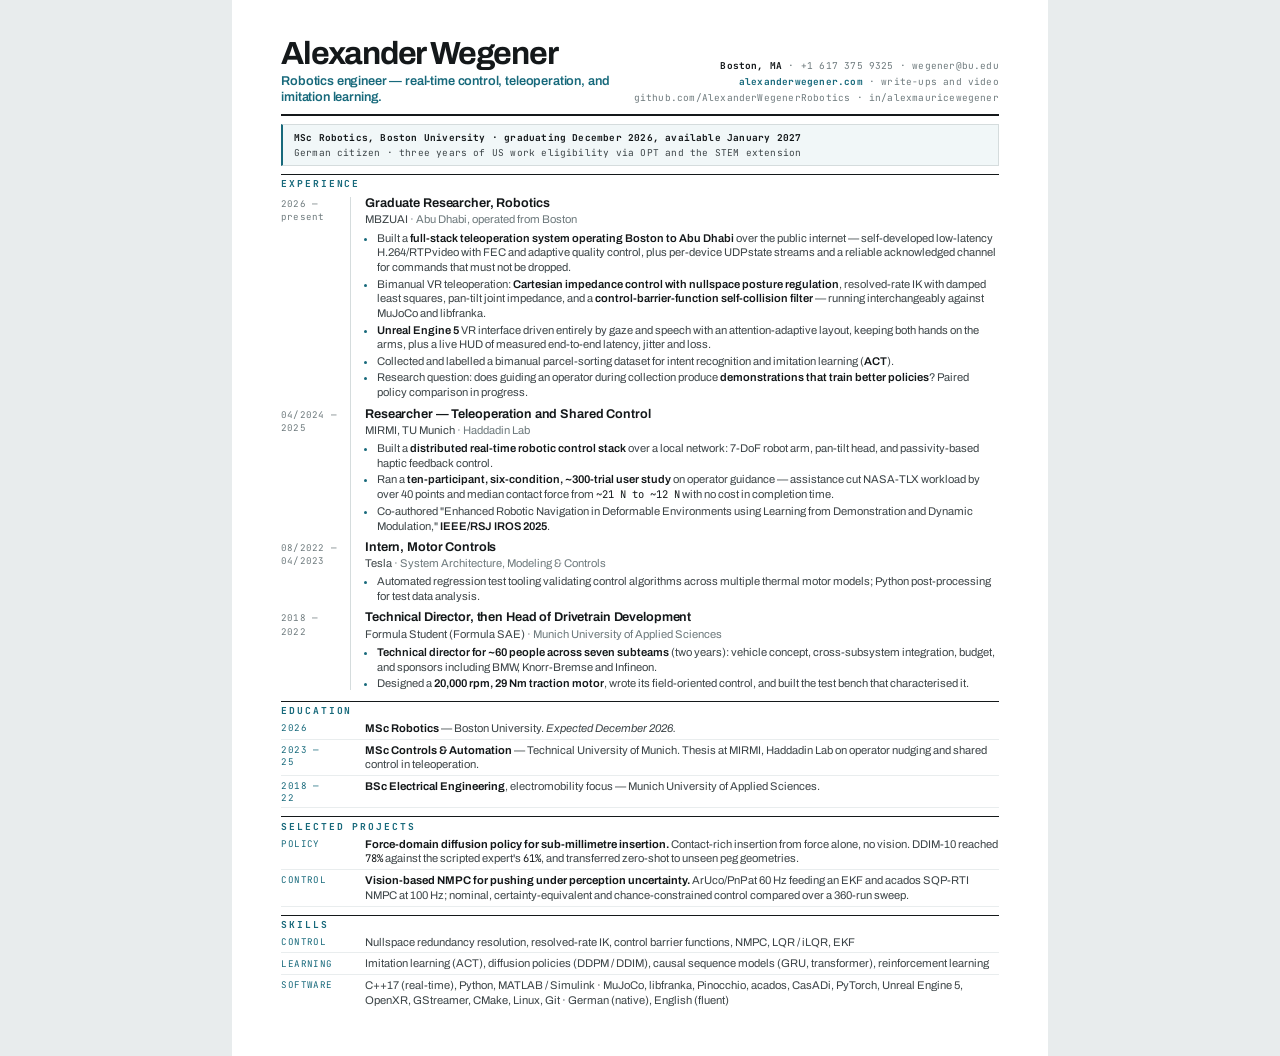
<file: cv.html>
<!DOCTYPE html>
<html lang="en">
<head>
<meta charset="utf-8">
<meta name="viewport" content="width=device-width, initial-scale=1">
<title>Alexander Wegener — Curriculum vitae</title>
<meta name="description" content="Robotics engineer. Real-time control, teleoperation and robot learning. MSc Robotics, Boston University; MSc TU Munich.">
<link rel="preconnect" href="https://fonts.googleapis.com">
<link rel="preconnect" href="https://fonts.gstatic.com" crossorigin>
<link href="https://fonts.googleapis.com/css2?family=Archivo:wght@400;500;600;700&family=JetBrains+Mono:wght@400;500;700&display=swap" rel="stylesheet">
<style>
/* ============================================================
   CV — one page, US Letter.
   PRINT: Cmd/Ctrl-P → Save as PDF → Paper: Letter →
          Margins: None → Headers and footers: OFF →
          Background graphics: ON → save to assets/cv.pdf
   The @page rule supplies the margins. If you leave the dialog on
   "Default" they get added twice and it spills to a second page.
   ============================================================ */
:root{
  --ink:#14181A; --body:#3D4548; --mute:#6E7A7D; --faint:#A6AFB1;
  --rule:#D5DCDD; --rule-2:#E9EDEE; --accent:#17697B; --tint:#F1F7F8;
  --display:"Archivo","Helvetica Neue",Arial,sans-serif;
  --data:"JetBrains Mono",ui-monospace,Menlo,monospace;
}
*,*::before,*::after{ box-sizing:border-box }
body{
  margin:0; background:#E8ECED; color:var(--body);
  font-family:var(--display); font-size:9pt; line-height:1.34;
  -webkit-font-smoothing:antialiased;
}
.sheet{
  width:215.9mm; min-height:279.4mm; margin:0 auto; background:#fff;
  padding:10mm 13mm;
}
a{ color:inherit; text-decoration:none }

/* ---------- header: name left, contact right ---------- */
.head{
  display:grid; grid-template-columns:1fr auto; gap:18pt; align-items:end;
  padding-bottom:6pt; border-bottom:2pt solid var(--ink);
}
.name{
  font-size:24pt; font-weight:700; line-height:.98; letter-spacing:-.038em;
  color:var(--ink); margin:0 0 4pt;
}
.role{
  font-size:9.6pt; font-weight:600; line-height:1.25; letter-spacing:-.012em;
  color:var(--accent); margin:0; max-width:52ch;
}
.contact{
  font-family:var(--data); font-size:7.1pt; line-height:1.72;
  letter-spacing:.02em; color:var(--mute); text-align:right; white-space:nowrap;
}
.contact b{ color:var(--ink); font-weight:700 }
.contact .site{ color:var(--accent); font-weight:700 }

/* ---------- status strip ---------- */
/* Border as well as tint, so this still reads as a panel if someone
   exports with "background graphics" off. */
.status{
  margin-top:6pt; padding:3.5pt 8pt; background:var(--tint);
  border:.5pt solid var(--rule); border-left:2pt solid var(--accent);
  font-family:var(--data); font-size:7.1pt; line-height:1.6;
  letter-spacing:.02em; color:var(--body);
}
.status b{ color:var(--ink); font-weight:700 }

/* ---------- sections ---------- */
h2{
  font-family:var(--data); font-size:7.2pt; font-weight:700;
  letter-spacing:.2em; text-transform:uppercase; color:var(--accent);
  margin:6pt 0 0; padding-top:2.5pt; border-top:1.2pt solid var(--ink);
}

/* continuous hairline down the date gutter, echoing the site rail */
.tl{ position:relative }
.tl::before{
  content:""; position:absolute; left:52pt; top:4pt; bottom:2pt;
  width:.6pt; background:var(--rule);
}
.entry{
  display:grid; grid-template-columns:52pt 1fr; gap:0;
  padding:3.6pt 0 0; break-inside:avoid;
}
.when{
  font-family:var(--data); font-size:6.9pt; letter-spacing:.02em;
  color:var(--mute); padding:1.5pt 9pt 0 0; line-height:1.45;
}
.what{ padding-left:11pt }
.what h3{
  font-family:var(--display); font-size:9.5pt; font-weight:650;
  letter-spacing:-.01em; color:var(--ink); margin:0; line-height:1.24;
}
.what .org{ font-size:8.4pt; color:var(--body); margin:.5pt 0 0 }
.what .org em{ font-style:normal; color:var(--mute) }
ul{ margin:2.4pt 0 0; padding-left:9pt }
li{ margin:0 0 1.3pt; font-size:8.4pt; line-height:1.32 }
li::marker{ color:var(--accent) }
li strong{ color:var(--ink); font-weight:600 }
.n{ font-family:var(--data); font-size:7.9pt; font-variant-numeric:tabular-nums; color:var(--ink) }

/* ---------- compact rows ---------- */
.row{
  display:grid; grid-template-columns:52pt 1fr; gap:0;
  padding:2.2pt 0; border-bottom:.5pt solid var(--rule-2);
  font-size:8.4pt; line-height:1.32; break-inside:avoid;
}
.row:last-of-type{ border-bottom:0 }
.row .k{
  font-family:var(--data); font-size:6.9pt; letter-spacing:.05em;
  text-transform:uppercase; color:var(--accent); padding:1pt 9pt 0 0;
}
.row .v{ padding-left:11pt }
.row b{ color:var(--ink); font-weight:650 }
.row em{ font-style:italic }

.foot{
  margin-top:5pt; padding-top:3.5pt; border-top:.5pt solid var(--rule);
  font-family:var(--data); font-size:6.8pt; letter-spacing:.05em;
  color:var(--faint); display:flex; justify-content:space-between;
}

@page{ size:letter; margin:10mm 13mm }
@media print{
  body{ background:#fff }
  .sheet{ width:auto; min-height:0; margin:0; padding:0 }
  h2{ break-after:avoid }
  .entry,.row{ break-inside:avoid }
}
</style>
</head>
<body>
<div class="sheet">

  <div class="head">
    <div>
      <h1 class="name">Alexander Wegener</h1>
      <p class="role">Robotics engineer — real-time control, teleoperation, and imitation learning.</p>
    </div>
    <div class="contact">
      <b>Boston, MA</b> &#183; +1 617 375 9325 &#183; wegener@bu.edu<br>
      <a class="site" href="https://alexanderwegener.com">alexanderwegener.com</a> &#183; write-ups and video<br>
      <a href="https://github.com/AlexanderWegenerRobotics">github.com/AlexanderWegenerRobotics</a>
      &#183; <a href="https://www.linkedin.com/in/alexmauricewegener">in/alexmauricewegener</a>
    </div>
  </div>

  <div class="status">
    <b>MSc Robotics, Boston University &#183; graduating December 2026, available January 2027</b><br>
    German citizen &#183; three years of US work eligibility via OPT and the STEM extension
  </div>

  <h2>Experience</h2>
  <div class="tl">

    <div class="entry">
      <div class="when">2026 —<br>present</div>
      <div class="what">
        <h3>Graduate Researcher, Robotics</h3>
        <p class="org">MBZUAI <em>· Abu Dhabi, operated from Boston</em></p>
        <ul>
          <li>Built a <strong>full-stack teleoperation system operating Boston to Abu Dhabi</strong>
            over the public internet — self-developed low-latency H.264/RTP video with FEC and
            adaptive quality control, plus per-device UDP state streams and a reliable
            acknowledged channel for commands that must not be dropped.</li>
          <li>Bimanual VR teleoperation: <strong>Cartesian impedance control with nullspace posture
            regulation</strong>, resolved-rate IK with damped least squares, pan-tilt joint
            impedance, and a <strong>control-barrier-function self-collision filter</strong> — running
            interchangeably against MuJoCo and libfranka.</li>
          <li><strong>Unreal Engine 5</strong> VR interface driven entirely by gaze and speech with an
            attention-adaptive layout, keeping both hands on the arms, plus a live HUD of measured
            end-to-end latency, jitter and loss.</li>
          <li>Collected and labelled a bimanual parcel-sorting dataset for intent recognition and
            imitation learning (<strong>ACT</strong>).</li>
          <li>Research question: does guiding an operator during collection produce
            <strong>demonstrations that train better policies</strong>? Paired policy comparison
            in progress.</li>
        </ul>
      </div>
    </div>

    <div class="entry">
      <div class="when">04/2024 —<br>2025</div>
      <div class="what">
        <h3>Researcher — Teleoperation and Shared Control</h3>
        <p class="org">MIRMI, TU Munich <em>· Haddadin Lab</em></p>
        <ul>
          <li>Built a <strong>distributed real-time robotic control stack</strong> over a local
            network: 7-DoF robot arm, pan-tilt head, and passivity-based haptic feedback control.</li>
          <li>Ran a <strong>ten-participant, six-condition, ~300-trial user study</strong> on
            operator guidance — assistance cut NASA-TLX workload by over 40 points and median contact
            force from <span class="n">~21 N to ~12 N</span> with no cost in completion time.</li>
          <li>Co-authored "Enhanced Robotic Navigation in Deformable Environments using Learning
            from Demonstration and Dynamic Modulation," <strong>IEEE/RSJ IROS 2025</strong>.</li>
        </ul>
      </div>
    </div>

    <div class="entry">
      <div class="when">08/2022 —<br>04/2023</div>
      <div class="what">
        <h3>Intern, Motor Controls</h3>
        <p class="org">Tesla <em>· System Architecture, Modeling &amp; Controls</em></p>
        <ul>
          <li>Automated regression test tooling validating control algorithms across multiple
            thermal motor models; Python post-processing for test data analysis.</li>
        </ul>
      </div>
    </div>

    <div class="entry">
      <div class="when">2018 —<br>2022</div>
      <div class="what">
        <h3>Technical Director, then Head of Drivetrain Development</h3>
        <p class="org">Formula Student (Formula SAE) <em>· Munich University of Applied Sciences</em></p>
        <ul>
          <li><strong>Technical director for ~60 people across seven subteams</strong> (two years):
            vehicle concept, cross-subsystem integration, budget, and sponsors including BMW,
            Knorr-Bremse and Infineon.</li>
          <li>Designed a <strong>20,000 rpm, 29 Nm traction motor</strong>, wrote its
            field-oriented control, and built the test bench that characterised it.</li>
        </ul>
      </div>
    </div>

  </div>

  <h2>Education</h2>
  <div class="row"><div class="k">2026</div><div class="v"><b>MSc Robotics</b> — Boston University. <em>Expected December 2026.</em></div></div>
  <div class="row"><div class="k">2023 — 25</div><div class="v"><b>MSc Controls &amp; Automation</b> — Technical University of Munich. Thesis at MIRMI, Haddadin Lab on operator nudging and shared control in teleoperation.</div></div>
  <div class="row"><div class="k">2018 — 22</div><div class="v"><b>BSc Electrical Engineering</b>, electromobility focus — Munich University of Applied Sciences.</div></div>

  <h2>Selected projects</h2>
  <div class="row"><div class="k">Policy</div><div class="v"><b>Force-domain diffusion policy for sub-millimetre insertion.</b> Contact-rich insertion from force alone, no vision. DDIM-10 reached <span class="n">78%</span> against the scripted expert's <span class="n">61%</span>, and transferred zero-shot to unseen peg geometries.</div></div>
  <div class="row"><div class="k">Control</div><div class="v"><b>Vision-based NMPC for pushing under perception uncertainty.</b> ArUco/PnP at 60 Hz feeding an EKF and acados SQP-RTI NMPC at 100 Hz; nominal, certainty-equivalent and chance-constrained control compared over a 360-run sweep.</div></div>

  <h2>Skills</h2>
  <div class="row"><div class="k">Control</div><div class="v">Nullspace redundancy resolution, resolved-rate IK, control barrier functions, NMPC, LQR / iLQR, EKF</div></div>
  <div class="row"><div class="k">Learning</div><div class="v">Imitation learning (ACT), diffusion policies (DDPM / DDIM), causal sequence models (GRU, transformer), reinforcement learning</div></div>
  <div class="row"><div class="k">Software</div><div class="v">C++17 (real-time), Python, MATLAB / Simulink &#183; MuJoCo, libfranka, Pinocchio, acados, CasADi, PyTorch, Unreal Engine 5, OpenXR, GStreamer, CMake, Linux, Git &#183; German (native), English (fluent)</div></div>

</div>
</body>
</html>
</file>
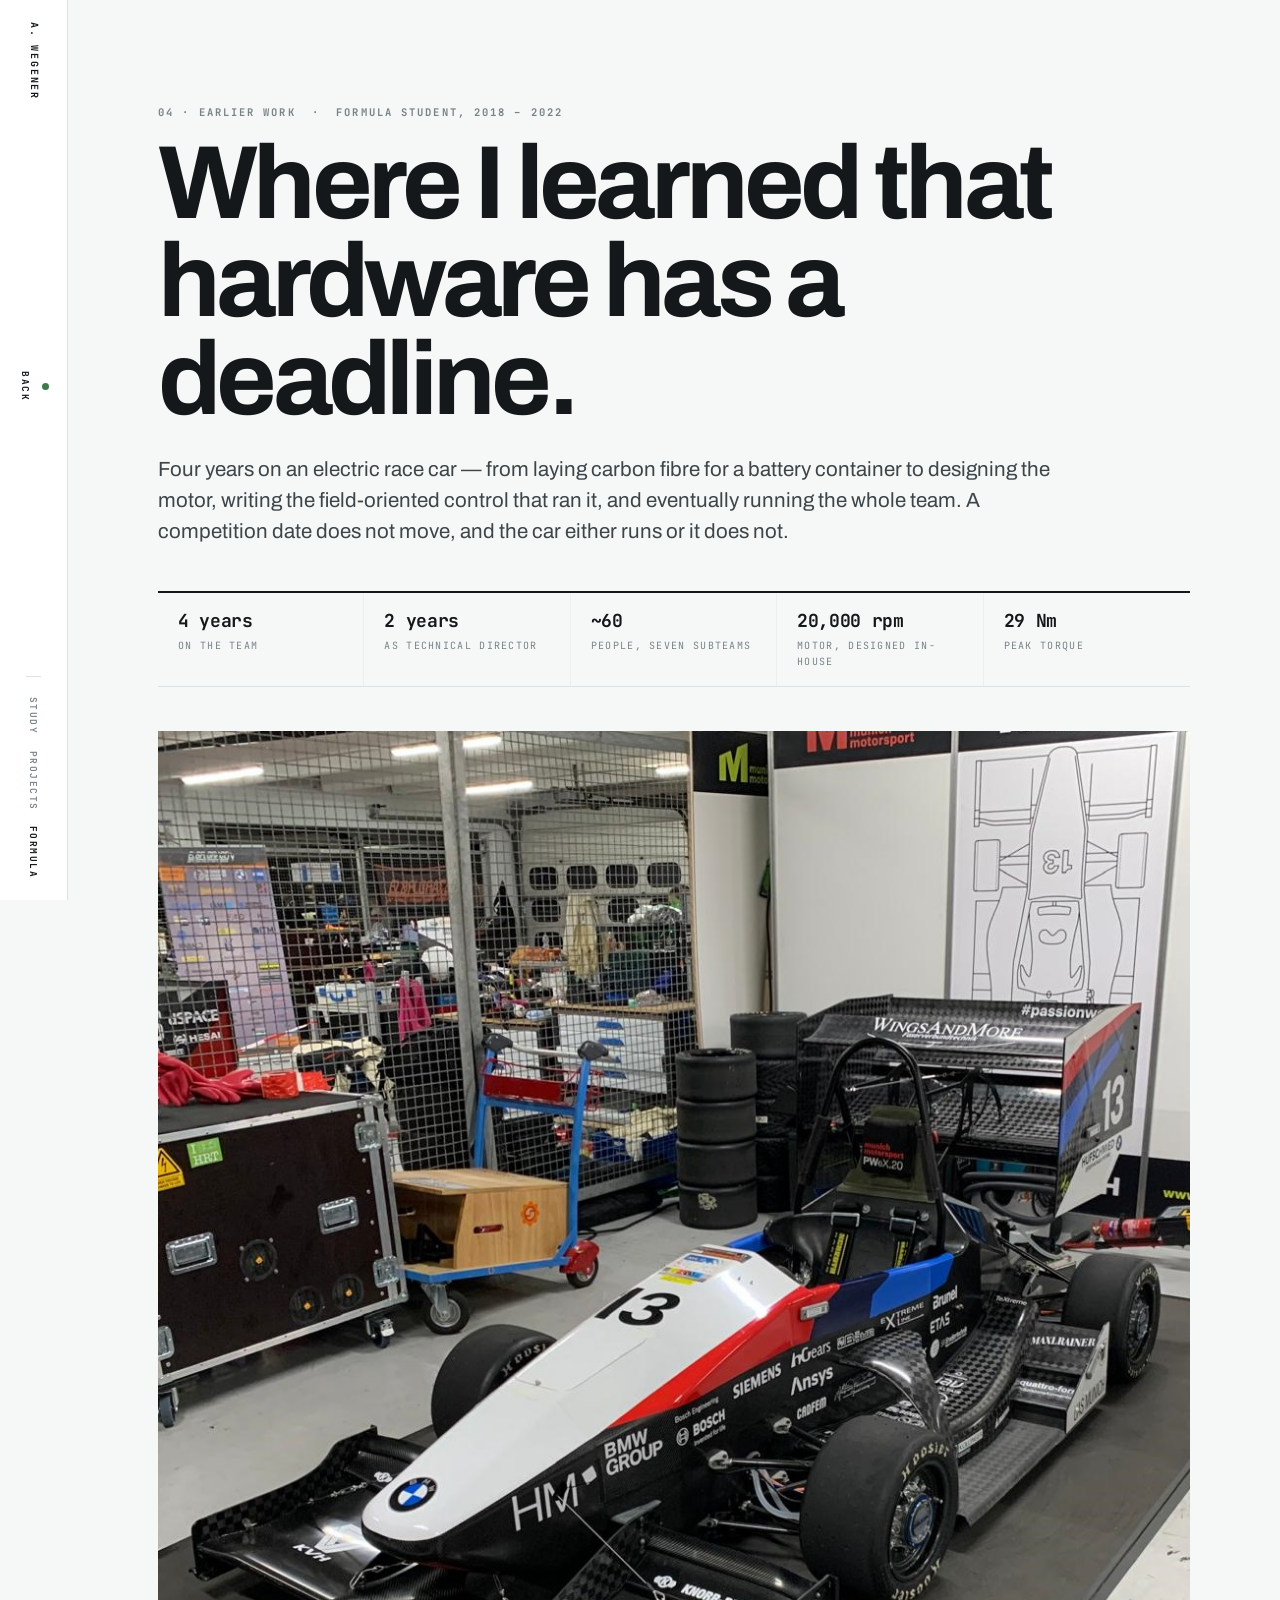
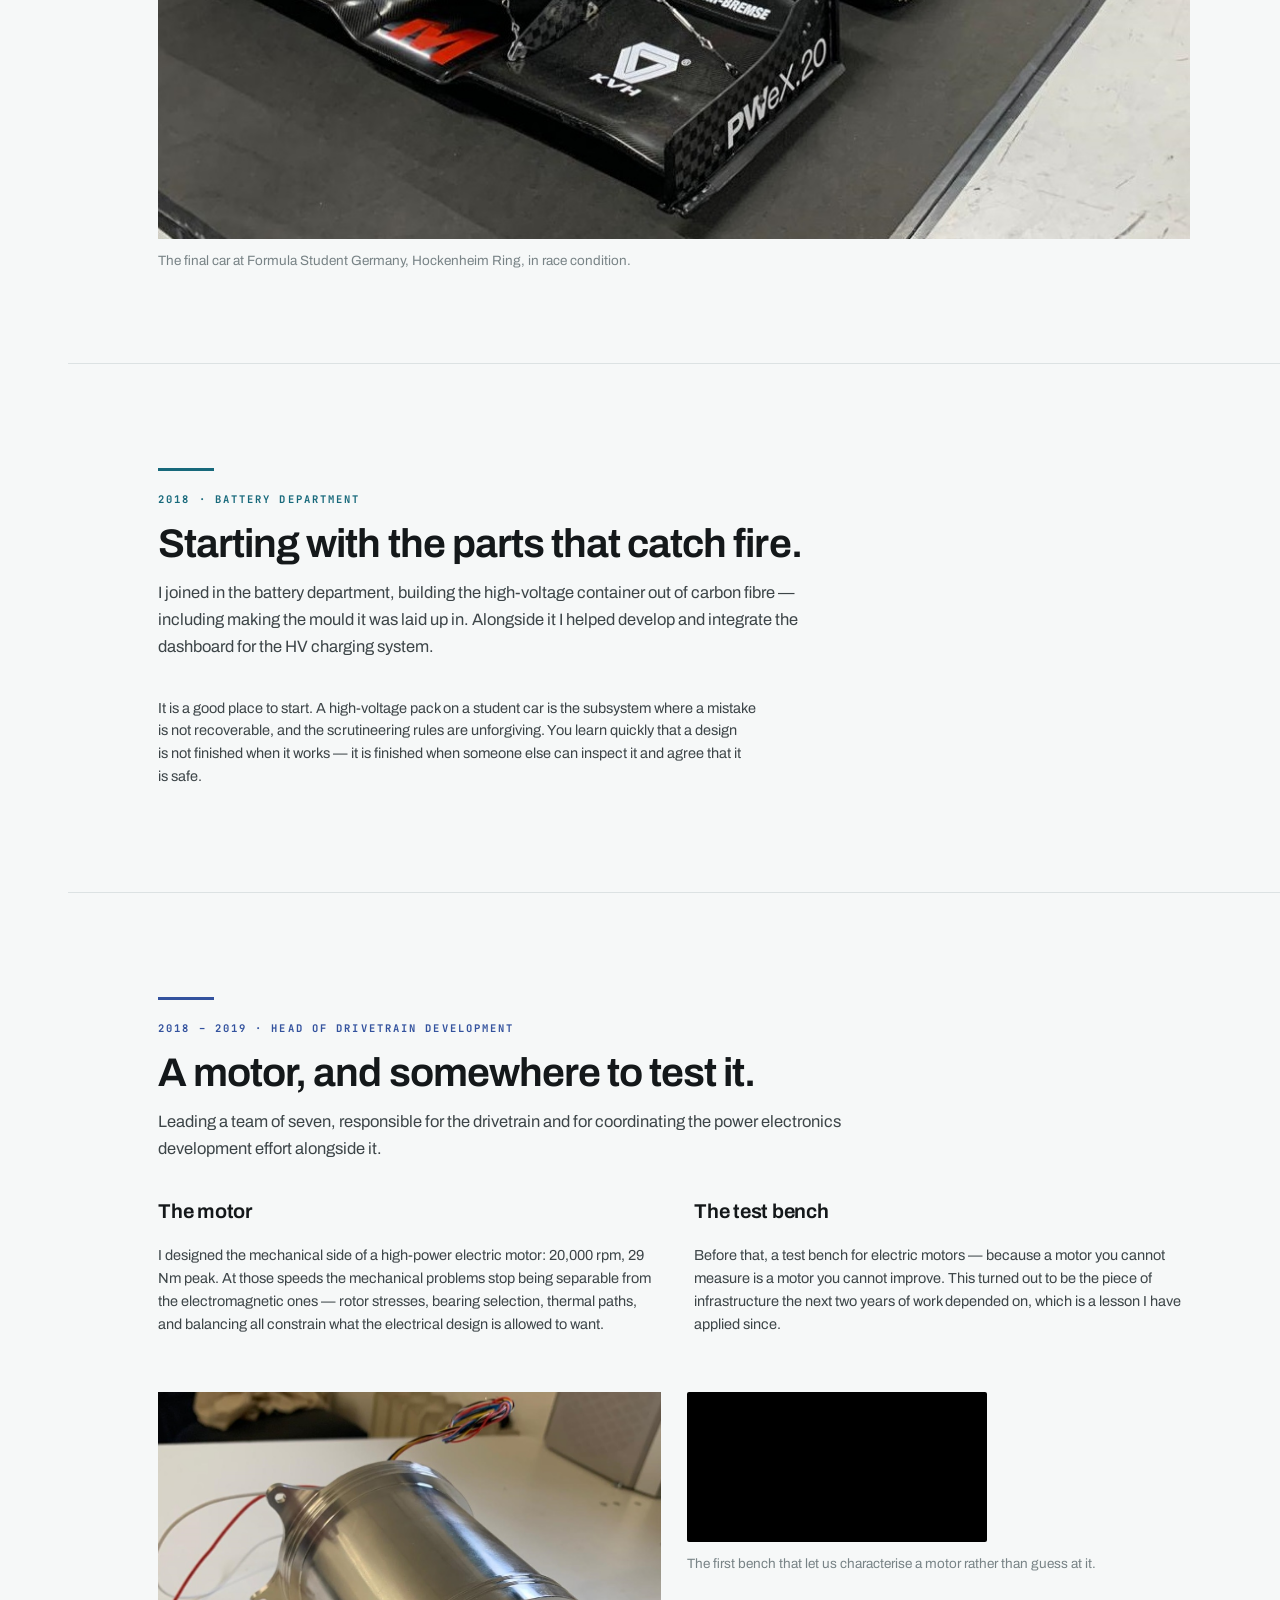
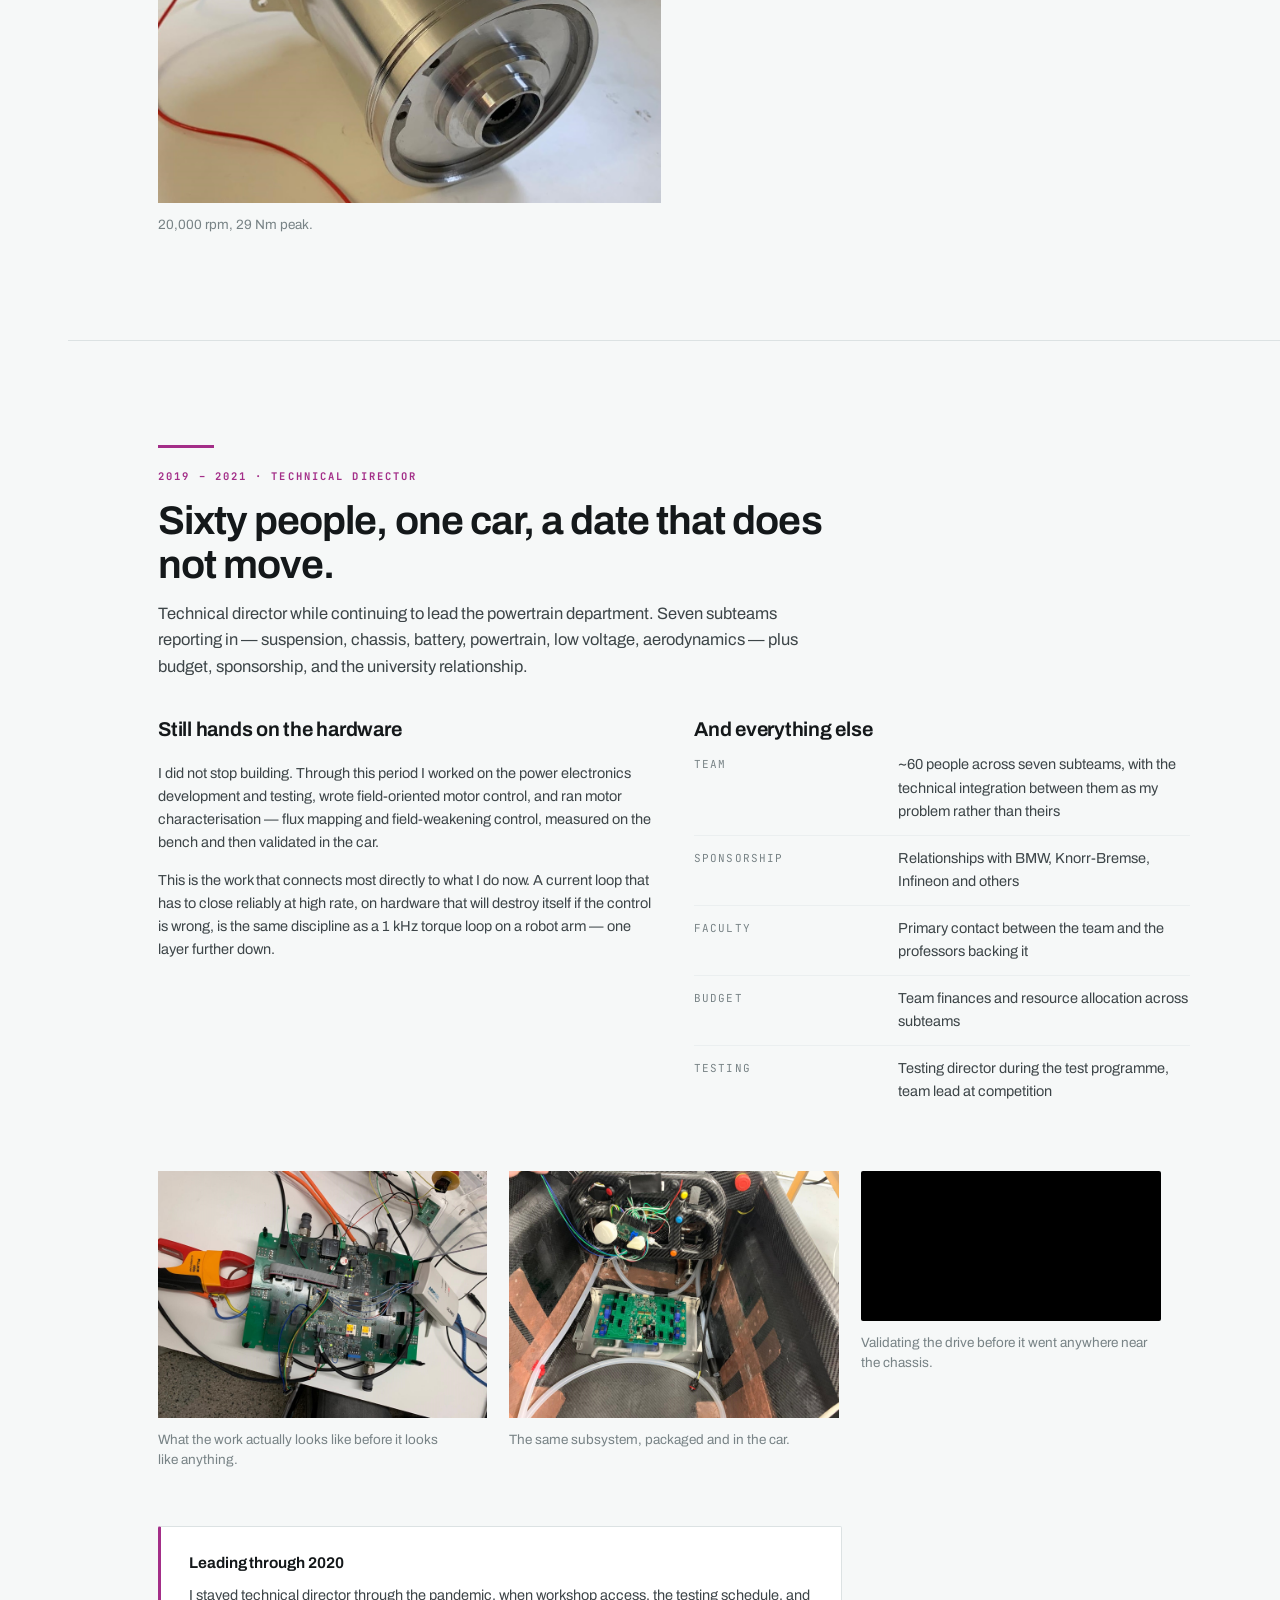
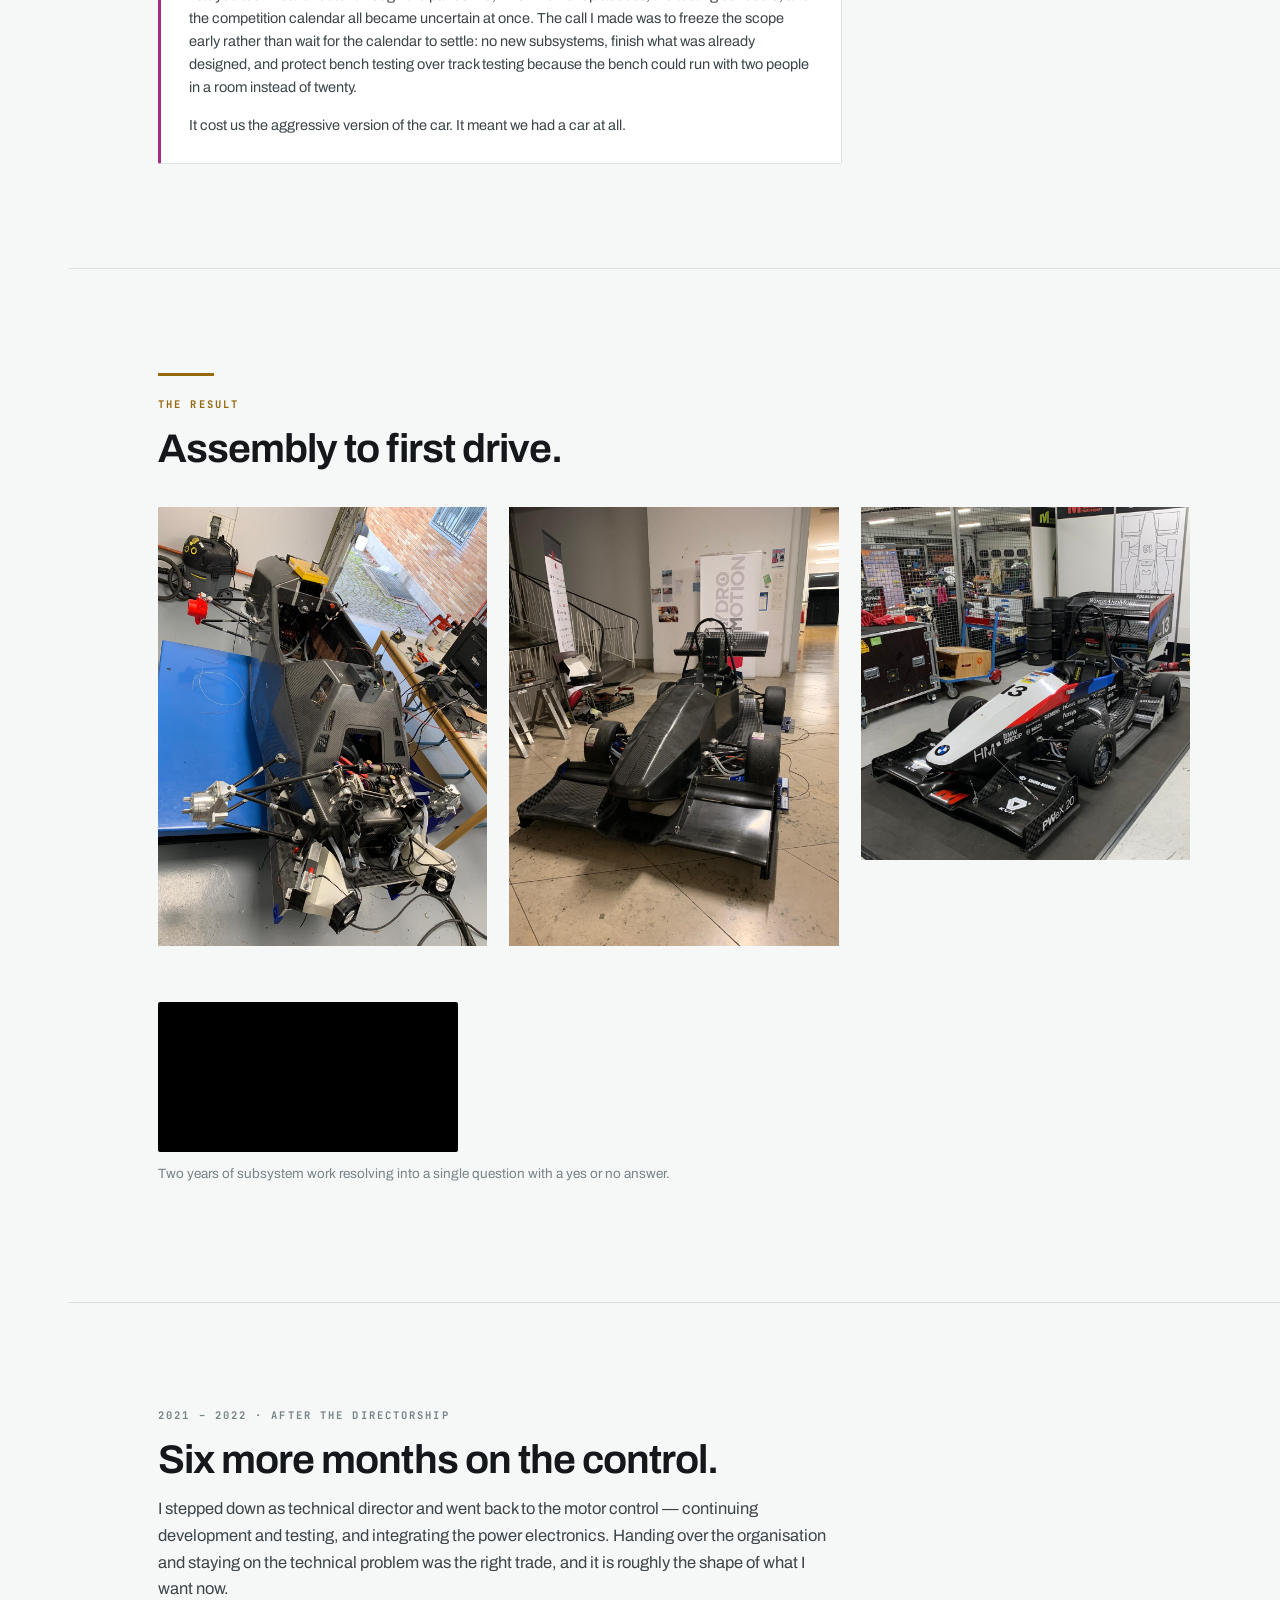
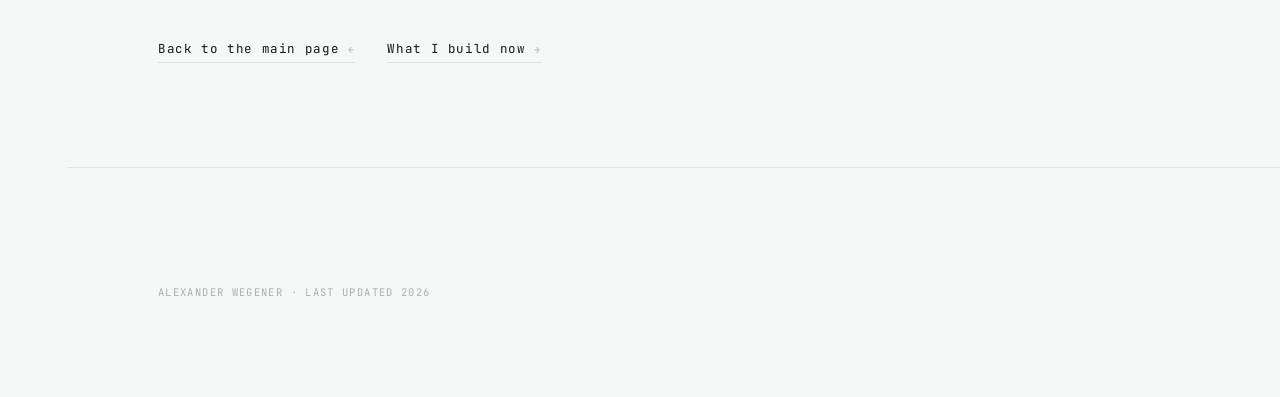
<file: formula-student.html>
<!DOCTYPE html>
<html lang="en">
<head>
<meta charset="utf-8">
<meta name="viewport" content="width=device-width, initial-scale=1">
<title>Formula Student — Alexander Wegener</title>
<meta name="description" content="Four years building an electric race car: carbon-fibre battery containers, a 20,000 rpm motor, field-oriented control, and two years as technical director of a sixty-person team.">
<link rel="preconnect" href="https://fonts.googleapis.com">
<link rel="preconnect" href="https://fonts.gstatic.com" crossorigin>
<link href="https://fonts.googleapis.com/css2?family=Archivo:wght@400;500;600;700&family=JetBrains+Mono:wght@400;500;700&display=swap" rel="stylesheet">
<link rel="stylesheet" href="style.css">
</head>
<body>

<nav class="rail" aria-label="Navigation">
  <span class="rail__mark">A. WEGENER</span>
  <div class="rail__stages">
    <a class="rail__stage is-active" data-stage="train" href="index.html#background"><span class="rail__dot"></span>Back</a>
  </div>
  <div class="rail__more">
    <a class="rail__sub" href="thesis.html">Study</a>
    <a class="rail__sub" href="projects.html">Projects</a>
    <span class="rail__sub is-current">Formula</span>
  </div>
</nav>

<div class="shell">

<section class="hero">
  <div class="wrap">
    <span class="eyebrow">04 · Earlier work &nbsp;·&nbsp; Formula Student, 2018 &ndash; 2022</span>
    <h1>Where I learned that hardware has a deadline.</h1>
    <p class="lede measure" style="margin-top:24px">
      Four years on an electric race car — from laying carbon fibre for a battery container
      to designing the motor, writing the field-oriented control that ran it, and eventually
      running the whole team. A competition date does not move, and the car either runs or it
      does not.
    </p>

    <div class="specs" style="margin-top:44px">
      <div><b>4 years</b><span>on the team</span></div>
      <div><b>2 years</b><span>as technical director</span></div>
      <div><b>~60</b><span>people, seven subteams</span></div>
      <div><b>20,000 rpm</b><span>motor, designed in-house</span></div>
      <div><b>29 Nm</b><span>peak torque</span></div>
    </div>

    <figure class="media" style="margin-top:44px">
      <img src="assets/fs-car-finished.jpeg" alt="Finished Formula Student car">
      <figcaption>The final car at Formula Student Germany, Hockenheim Ring, in race condition.</figcaption>
    </figure>
  </div>
</section>

<!-- ============ 2018 · BATTERY ============ -->
<section data-stage="collect">
  <div class="wrap">
    <div class="sechead measure">
      <div class="stage-rule"></div>
      <span class="eyebrow">2018 · Battery department</span>
      <h2>Starting with the parts that catch fire.</h2>
      <p>
        I joined in the battery department, building the high-voltage container out of carbon
        fibre — including making the mould it was laid up in. Alongside it I helped develop
        and integrate the dashboard for the HV charging system.
      </p>
    </div>
    <p class="small measure">
      It is a good place to start. A high-voltage pack on a student car is the subsystem where
      a mistake is not recoverable, and the scrutineering rules are unforgiving. You learn
      quickly that a design is not finished when it works — it is finished when someone else
      can inspect it and agree that it is safe.
    </p>
  </div>
</section>

<!-- ============ 2018-2019 · DRIVETRAIN ============ -->
<section data-stage="curate">
  <div class="wrap">
    <div class="sechead measure">
      <div class="stage-rule"></div>
      <span class="eyebrow">2018 &ndash; 2019 · Head of drivetrain development</span>
      <h2>A motor, and somewhere to test it.</h2>
      <p>
        Leading a team of seven, responsible for the drivetrain and for coordinating the power
        electronics development effort alongside it.
      </p>
    </div>

    <div class="g-1-1">
      <div>
        <h3>The motor</h3>
        <p class="small mt-s">
          I designed the mechanical side of a high-power electric motor: 20,000 rpm, 29 Nm
          peak. At those speeds the mechanical problems stop being separable from the
          electromagnetic ones — rotor stresses, bearing selection, thermal paths, and
          balancing all constrain what the electrical design is allowed to want.
        </p>
      </div>
      <div>
        <h3>The test bench</h3>
        <p class="small mt-s">
          Before that, a test bench for electric motors — because a motor you cannot measure is
          a motor you cannot improve. This turned out to be the piece of infrastructure the
          next two years of work depended on, which is a lesson I have applied since.
        </p>
      </div>
    </div>

    <div class="mt-l g2">
      <figure>
        <img src="assets/fs-motor.jpeg" alt="Electric motor, mechanical design">
        <figcaption>20,000 rpm, 29 Nm peak.</figcaption>
      </figure>
      <figure>
        <video src="assets/fs-testbench-motor.mp4" autoplay muted loop playsinline></video>
        <figcaption>The first bench that let us characterise a motor rather than guess at it.</figcaption>
      </figure>
    </div>
  </div>
</section>

<!-- ============ 2019-2021 · TECHNICAL DIRECTOR ============ -->
<section data-stage="nudging">
  <div class="wrap">
    <div class="sechead measure">
      <div class="stage-rule"></div>
      <span class="eyebrow">2019 &ndash; 2021 · Technical director</span>
      <h2>Sixty people, one car, a date that does not move.</h2>
      <p>
        Technical director while continuing to lead the powertrain department. Seven subteams
        reporting in — suspension, chassis, battery, powertrain, low voltage, aerodynamics —
        plus budget, sponsorship, and the university relationship.
      </p>
    </div>

    <div class="g-1-1">
      <div>
        <h3>Still hands on the hardware</h3>
        <p class="small mt-s">
          I did not stop building. Through this period I worked on the power electronics
          development and testing, wrote field-oriented motor control, and ran motor
          characterisation — flux mapping and field-weakening control, measured on the bench
          and then validated in the car.
        </p>
        <p class="small">
          This is the work that connects most directly to what I do now. A current loop that
          has to close reliably at high rate, on hardware that will destroy itself if the
          control is wrong, is the same discipline as a 1 kHz torque loop on a robot arm — one
          layer further down.
        </p>
      </div>
      <div>
        <h3>And everything else</h3>
        <dl class="deflist mt-s">
          <div><dt>Team</dt><dd>~60 people across seven subteams, with the technical integration between them as my problem rather than theirs</dd></div>
          <div><dt>Sponsorship</dt><dd>Relationships with BMW, Knorr-Bremse, Infineon and others</dd></div>
          <div><dt>Faculty</dt><dd>Primary contact between the team and the professors backing it</dd></div>
          <div><dt>Budget</dt><dd>Team finances and resource allocation across subteams</dd></div>
          <div><dt>Testing</dt><dd>Testing director during the test programme, team lead at competition</dd></div>
        </dl>
      </div>
    </div>

    <div class="mt-l g3">
      <figure>
        <img src="assets/fs-power-electronics-messy.jpeg" alt="Power electronics, measurement setup mid-development">
        <figcaption>What the work actually looks like before it looks like anything.</figcaption>
      </figure>
      <figure>
        <img src="assets/fs-power-electronics-finished.jpeg" alt="Finished inverter, installed">
        <figcaption>The same subsystem, packaged and in the car.</figcaption>
      </figure>
      <figure>
        <video src="assets/fs-dual-motor-bench.mp4" autoplay muted loop playsinline></video>
        <figcaption>Validating the drive before it went anywhere near the chassis.</figcaption>
      </figure>
    </div>

    <!-- DRAFT — verify and replace with what actually happened. The specific
         decision is worth far more than the general observation: which subsystems
         did you freeze, what did you cut, and what did that cost you at the end? -->
    <div class="mt-l panel panel--accent measure">
      <h4>Leading through 2020</h4>
      <p class="small">
        I stayed technical director through the pandemic, when workshop access, the testing
        schedule, and the competition calendar all became uncertain at once. The call I made
        was to freeze the scope early rather than wait for the calendar to settle: no new
        subsystems, finish what was already designed, and protect bench testing over track
        testing because the bench could run with two people in a room instead of twenty.
      </p>
      <p class="small">
        It cost us the aggressive version of the car. It meant we had a car at all.
      </p>
    </div>
  </div>
</section>

<!-- ============ THE CAR ============ -->
<section data-stage="evaluate">
  <div class="wrap">
    <div class="sechead measure">
      <div class="stage-rule"></div>
      <span class="eyebrow">The result</span>
      <h2>Assembly to first drive.</h2>
    </div>

    <div class="g3">
      <figure>
        <img src="assets/fs-car-raw.jpeg" alt="Bare chassis, build-up">
      </figure>
      <figure>
        <img src="assets/fs-car-nofoil.jpeg" alt="Assembled car, unlivered, systems in">
      </figure>
      <figure>
        <img src="assets/fs-car-finished.jpeg" alt="Complete car, competition ready">
      </figure>
    </div>

    <figure class="media mt-l">
      <video src="assets/fs-first-drive.mp4" autoplay muted loop playsinline></video>
      <figcaption>Two years of subsystem work resolving into a single question with a yes or no answer.</figcaption>
    </figure>
  </div>
</section>

<!-- ============ AFTER ============ -->
<section>
  <div class="wrap">
    <div class="sechead measure">
      <span class="eyebrow">2021 &ndash; 2022 · After the directorship</span>
      <h2>Six more months on the control.</h2>
      <p>
        I stepped down as technical director and went back to the motor control — continuing
        development and testing, and integrating the power electronics. Handing over the
        organisation and staying on the technical problem was the right trade, and it is
        roughly the shape of what I want now.
      </p>
    </div>

    <div class="linkrow">
      <a class="link" href="index.html">Back to the main page <em>←</em></a>
      <a class="link" href="index.html#collect">What I build now <em>→</em></a>
    </div>
  </div>
</section>

<footer>
  <div class="wrap">
    <p class="foot__meta">Alexander Wegener · Last updated 2026</p>
  </div>
</footer>

</div>
</body>
</html>
</file>
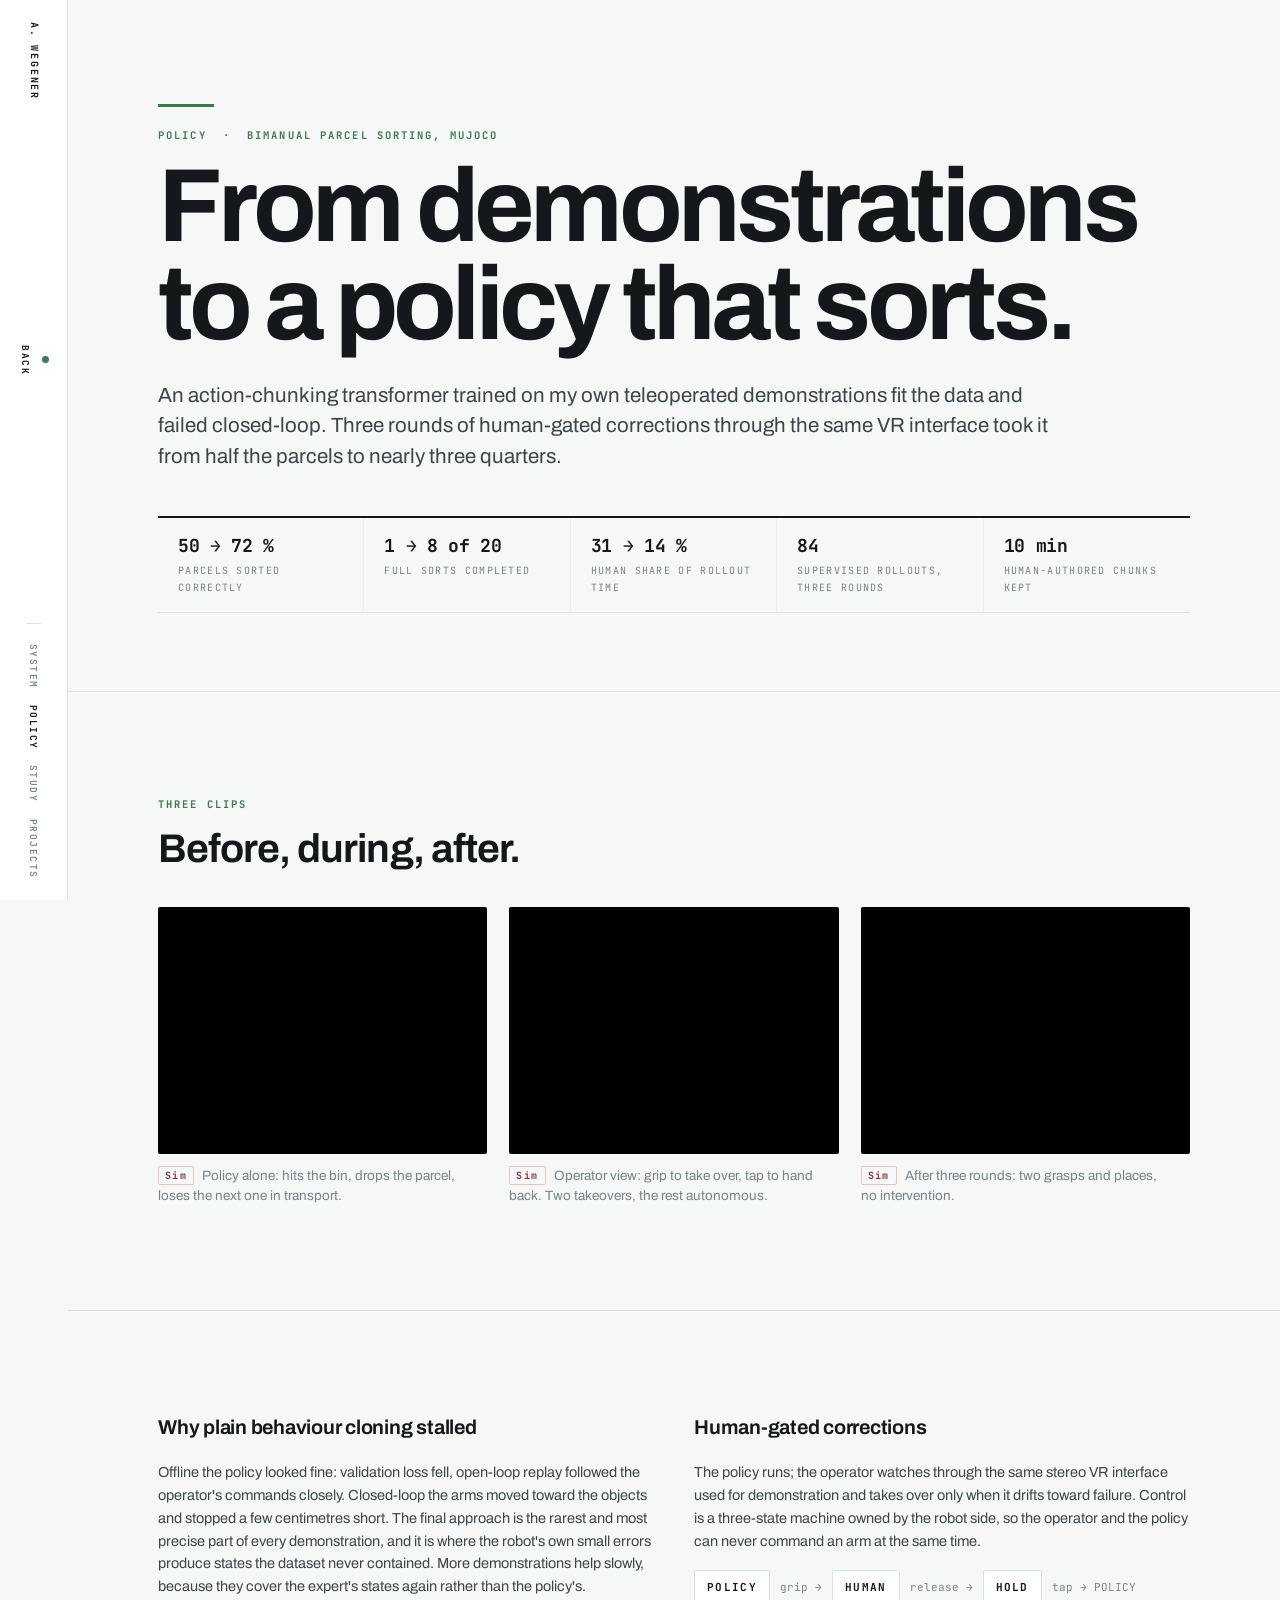
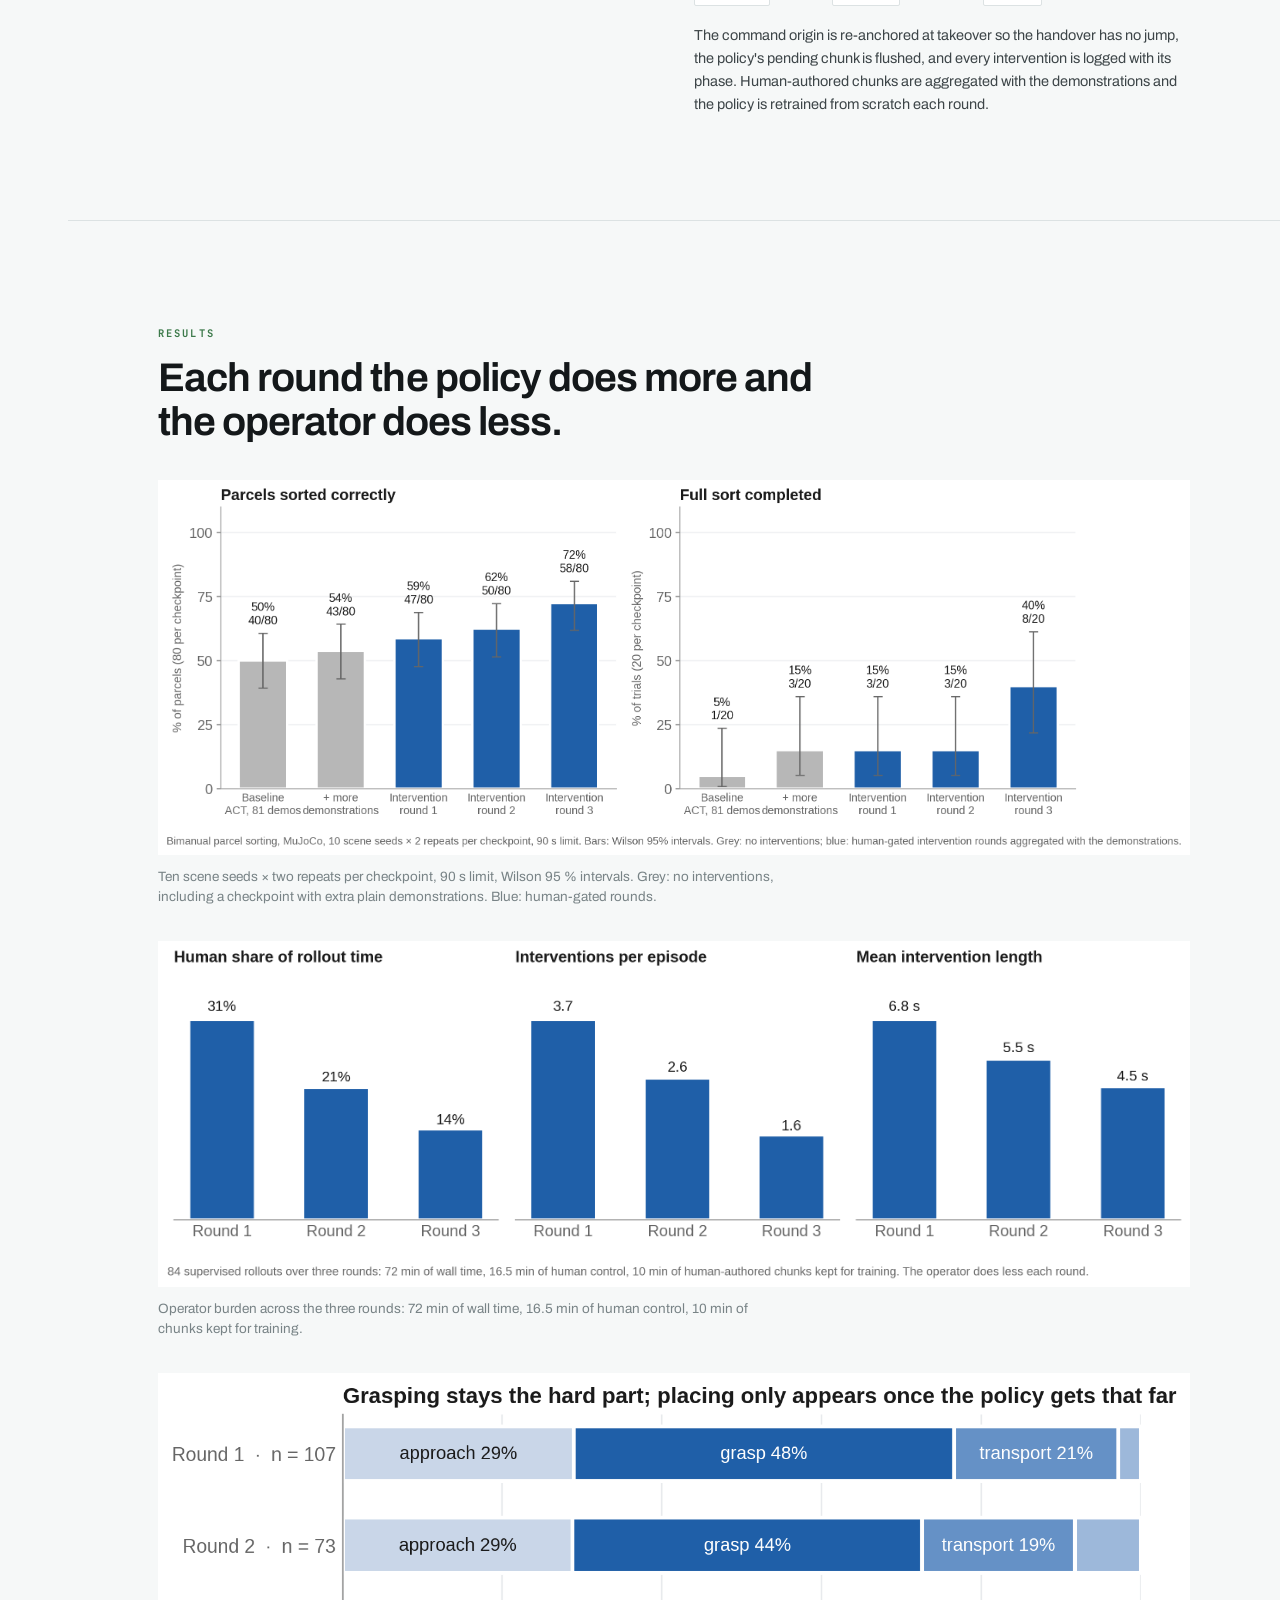
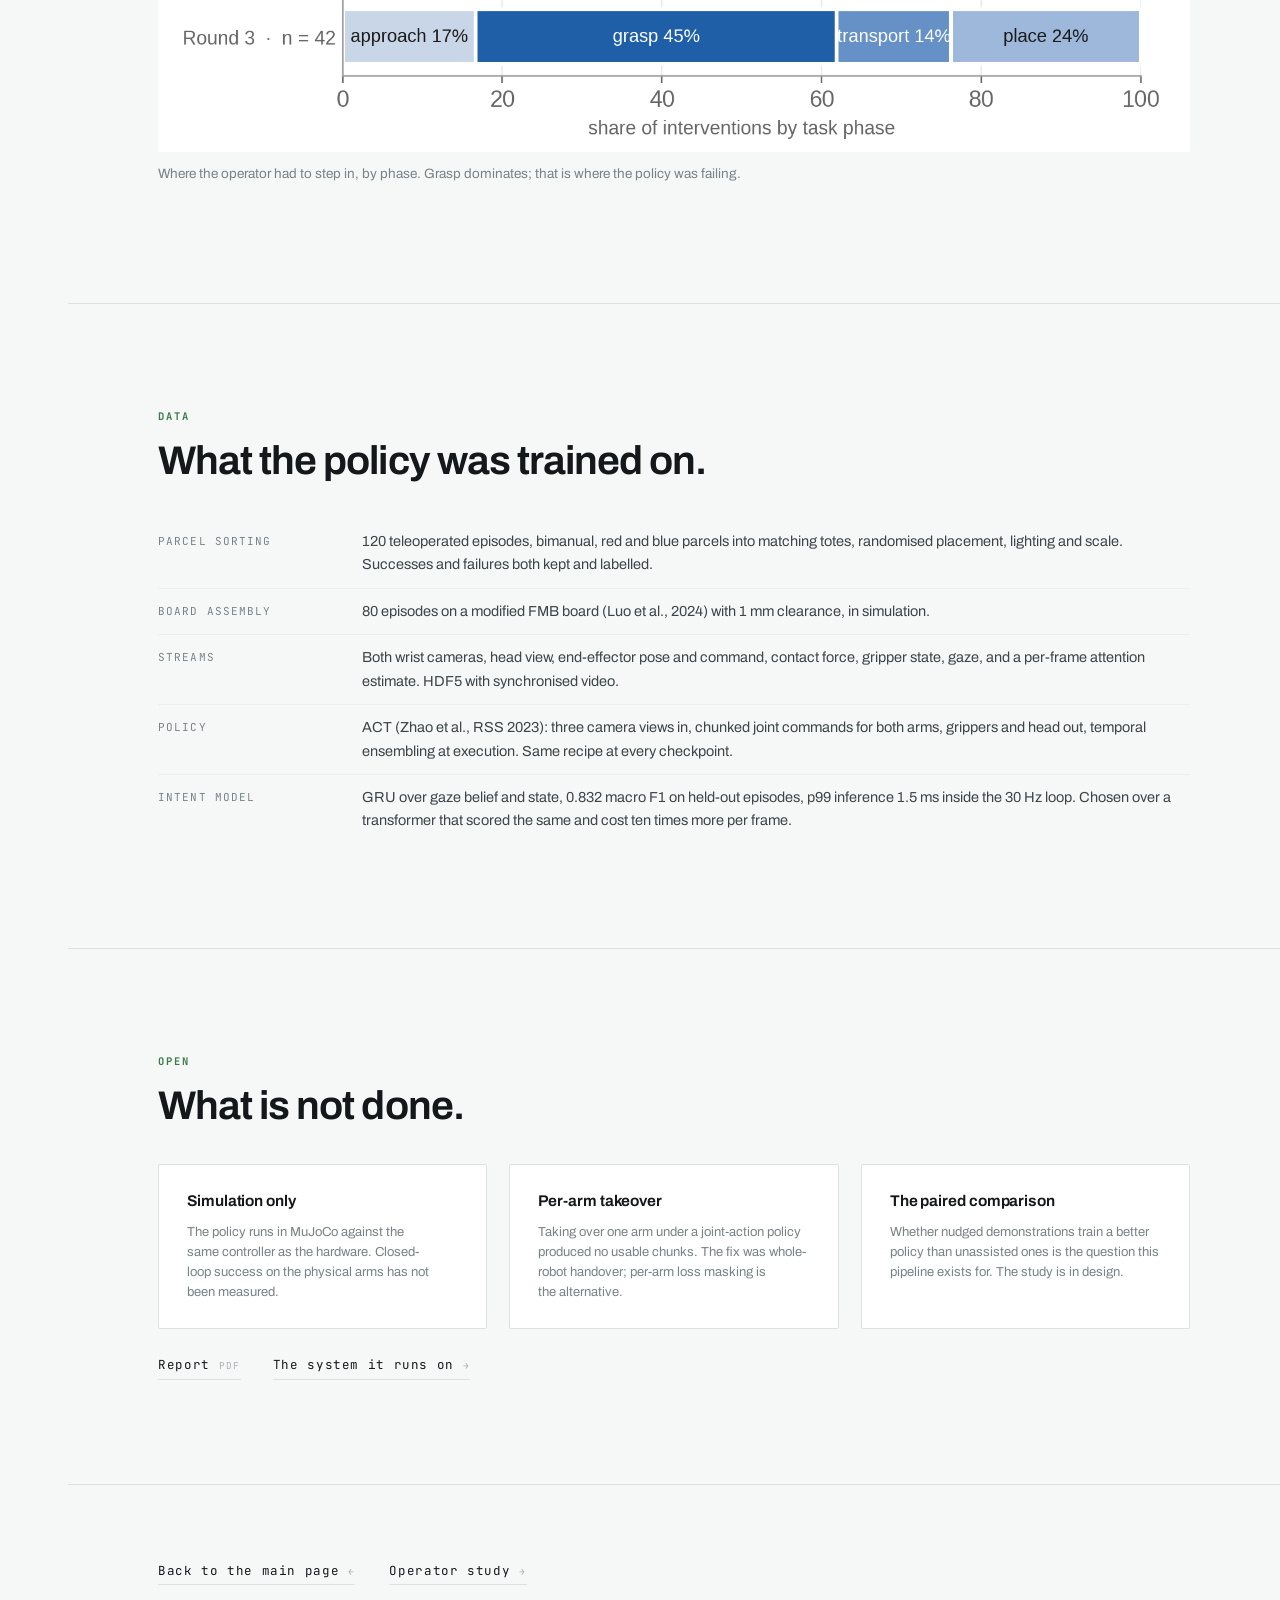
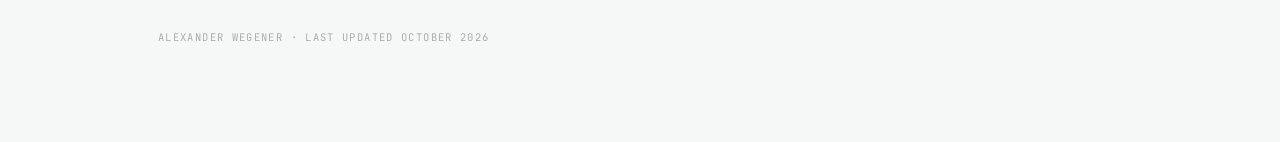
<file: policy.html>
<!DOCTYPE html>
<html lang="en">
<head>
<meta charset="utf-8">
<meta name="viewport" content="width=device-width, initial-scale=1">
<title>Policy and human-gated DAgger — Alexander Wegener</title>
<meta name="description" content="An ACT manipulation policy trained on VR teleoperation demonstrations, improved over three rounds of human-gated corrections through the same interface: 50 to 72 percent of parcels sorted.">
<link rel="preconnect" href="https://fonts.googleapis.com">
<link rel="preconnect" href="https://fonts.gstatic.com" crossorigin>
<link href="https://fonts.googleapis.com/css2?family=Archivo:wght@400;500;600;700&family=JetBrains+Mono:wght@400;500;700&display=swap" rel="stylesheet">
<link rel="stylesheet" href="style.css">
<style>
  .g3 figure video{ width:100%; aspect-ratio:4/3; object-fit:cover }
  .states{ display:flex; flex-wrap:wrap; align-items:center; gap:10px; margin:18px 0 }
  .states b{
    font-family:var(--data); font-size:11px; font-weight:700; letter-spacing:.12em;
    padding:8px 12px; border:1px solid var(--rule); background:var(--panel); border-radius:2px; color:var(--ink);
  }
  .states i{ font-style:normal; font-family:var(--data); font-size:11px; color:var(--mute) }
</style>
</head>
<body>

<nav class="rail" aria-label="Navigation">
  <a class="rail__mark" href="index.html">A. WEGENER</a>
  <div class="rail__stages">
    <a class="rail__stage is-active" data-stage="train" href="index.html#results"><span class="rail__dot"></span>Back</a>
  </div>
  <div class="rail__more">
    <a class="rail__sub" href="system.html">System</a>
    <span class="rail__sub is-current">Policy</span>
    <a class="rail__sub" href="thesis.html">Study</a>
    <a class="rail__sub" href="projects.html">Projects</a>
  </div>
</nav>

<div class="shell">

<section class="hero" data-stage="train">
  <div class="wrap">
    <div class="stage-rule"></div>
    <span class="eyebrow">Policy &nbsp;·&nbsp; bimanual parcel sorting, MuJoCo</span>
    <h1>From demonstrations to a policy that sorts.</h1>
    <p class="lede measure" style="margin-top:24px">
      An action-chunking transformer trained on my own teleoperated demonstrations fit the data
      and failed closed-loop. Three rounds of human-gated corrections through the same VR
      interface took it from half the parcels to nearly three quarters.
    </p>

    <div class="specs" style="margin-top:44px">
      <div><b>50 → 72 %</b><span>parcels sorted correctly</span></div>
      <div><b>1 → 8 of 20</b><span>full sorts completed</span></div>
      <div><b>31 → 14 %</b><span>human share of rollout time</span></div>
      <div><b>84</b><span>supervised rollouts, three rounds</span></div>
      <div><b>10 min</b><span>human-authored chunks kept</span></div>
    </div>
  </div>
</section>

<section data-stage="train">
  <div class="wrap">
    <div class="sechead measure">
      <span class="eyebrow">Three clips</span>
      <h2>Before, during, after.</h2>
    </div>
    <div class="g3">
      <figure>
        <video src="assets/dagger-fail.mp4" autoplay muted loop playsinline></video>
        <figcaption><span class="sim">Sim</span>Policy alone: hits the bin, drops the parcel, loses the next one in transport.</figcaption>
      </figure>
      <figure>
        <video src="assets/dagger-takeover.mp4" autoplay muted loop playsinline></video>
        <figcaption><span class="sim">Sim</span>Operator view: grip to take over, tap to hand back. Two takeovers, the rest autonomous.</figcaption>
      </figure>
      <figure>
        <video src="assets/dagger-success.mp4" autoplay muted loop playsinline></video>
        <figcaption><span class="sim">Sim</span>After three rounds: two grasps and places, no intervention.</figcaption>
      </figure>
    </div>
  </div>
</section>

<section data-stage="train">
  <div class="wrap">
    <div class="g-1-1">
      <div>
        <h3>Why plain behaviour cloning stalled</h3>
        <p class="small mt-s">
          Offline the policy looked fine: validation loss fell, open-loop replay followed the
          operator's commands closely. Closed-loop the arms moved toward the objects and stopped
          a few centimetres short. The final approach is the rarest and most precise part of
          every demonstration, and it is where the robot's own small errors produce states the
          dataset never contained. More demonstrations help slowly, because they cover the
          expert's states again rather than the policy's.
        </p>
      </div>
      <div>
        <h3>Human-gated corrections</h3>
        <p class="small mt-s">
          The policy runs; the operator watches through the same stereo VR interface used for
          demonstration and takes over only when it drifts toward failure. Control is a
          three-state machine owned by the robot side, so the operator and the policy can never
          command an arm at the same time.
        </p>
        <div class="states">
          <b>POLICY</b><i>grip →</i><b>HUMAN</b><i>release →</i><b>HOLD</b><i>tap → POLICY</i>
        </div>
        <p class="small">
          The command origin is re-anchored at takeover so the handover has no jump, the
          policy's pending chunk is flushed, and every intervention is logged with its phase.
          Human-authored chunks are aggregated with the demonstrations and the policy is
          retrained from scratch each round.
        </p>
      </div>
    </div>
  </div>
</section>

<section data-stage="train">
  <div class="wrap">
    <div class="sechead measure">
      <span class="eyebrow">Results</span>
      <h2>Each round the policy does more and the operator does less.</h2>
    </div>
    <figure class="media">
      <img src="assets/dagger_rounds.png" alt="Bar charts: parcels sorted correctly rises from 50 percent at baseline to 72 percent after intervention round three; full sorts completed rise from 1 of 20 to 8 of 20.">
      <figcaption>
        Ten scene seeds × two repeats per checkpoint, 90 s limit, Wilson 95 % intervals. Grey:
        no interventions, including a checkpoint with extra plain demonstrations. Blue: human-gated rounds.
      </figcaption>
    </figure>
    <figure class="media mt-m">
      <img src="assets/dagger_burden.png" alt="Human share of rollout time falls from 31 to 14 percent, interventions per episode from 3.7 to 1.6, mean intervention length from 6.8 to 4.5 seconds.">
      <figcaption>
        Operator burden across the three rounds: 72 min of wall time, 16.5 min of human control,
        10 min of chunks kept for training.
      </figcaption>
    </figure>
    <figure class="media mt-m">
      <img src="assets/dagger_phases.png" alt="Where interventions happen, by task phase and round.">
      <figcaption>Where the operator had to step in, by phase. Grasp dominates; that is where the policy was failing.</figcaption>
    </figure>
  </div>
</section>

<section data-stage="train">
  <div class="wrap">
    <div class="sechead measure">
      <span class="eyebrow">Data</span>
      <h2>What the policy was trained on.</h2>
    </div>
    <dl class="deflist">
      <div><dt>Parcel sorting</dt><dd>120 teleoperated episodes, bimanual, red and blue parcels into matching totes, randomised placement, lighting and scale. Successes and failures both kept and labelled.</dd></div>
      <div><dt>Board assembly</dt><dd>80 episodes on a modified FMB board (Luo et al., 2024) with 1 mm clearance, in simulation.</dd></div>
      <div><dt>Streams</dt><dd>Both wrist cameras, head view, end-effector pose and command, contact force, gripper state, gaze, and a per-frame attention estimate. HDF5 with synchronised video.</dd></div>
      <div><dt>Policy</dt><dd>ACT (Zhao et al., RSS 2023): three camera views in, chunked joint commands for both arms, grippers and head out, temporal ensembling at execution. Same recipe at every checkpoint.</dd></div>
      <div><dt>Intent model</dt><dd>GRU over gaze belief and state, 0.832 macro F1 on held-out episodes, p99 inference 1.5 ms inside the 30 Hz loop. Chosen over a transformer that scored the same and cost ten times more per frame.</dd></div>
    </dl>
  </div>
</section>

<section data-stage="train">
  <div class="wrap">
    <div class="sechead measure">
      <span class="eyebrow">Open</span>
      <h2>What is not done.</h2>
    </div>
    <div class="g3">
      <div class="panel">
        <h4>Simulation only</h4>
        <p class="tiny">The policy runs in MuJoCo against the same controller as the hardware. Closed-loop success on the physical arms has not been measured.</p>
      </div>
      <div class="panel">
        <h4>Per-arm takeover</h4>
        <p class="tiny">Taking over one arm under a joint-action policy produced no usable chunks. The fix was whole-robot handover; per-arm loss masking is the alternative.</p>
      </div>
      <div class="panel">
        <h4>The paired comparison</h4>
        <p class="tiny">Whether nudged demonstrations train a better policy than unassisted ones is the question this pipeline exists for. The study is in design.</p>
      </div>
    </div>
    <div class="linkrow mt-l">
      <a class="link" href="assets/dagger-report.pdf">Report <em>PDF</em></a>
      <a class="link" href="system.html">The system it runs on <em>→</em></a>
    </div>
  </div>
</section>

<footer>
  <div class="wrap">
    <div class="foot__links">
      <a class="link" href="index.html">Back to the main page <em>←</em></a>
      <a class="link" href="thesis.html">Operator study <em>→</em></a>
    </div>
    <p class="foot__meta">Alexander Wegener · Last updated October 2026</p>
  </div>
</footer>

</div>
</body>
</html>
</file>
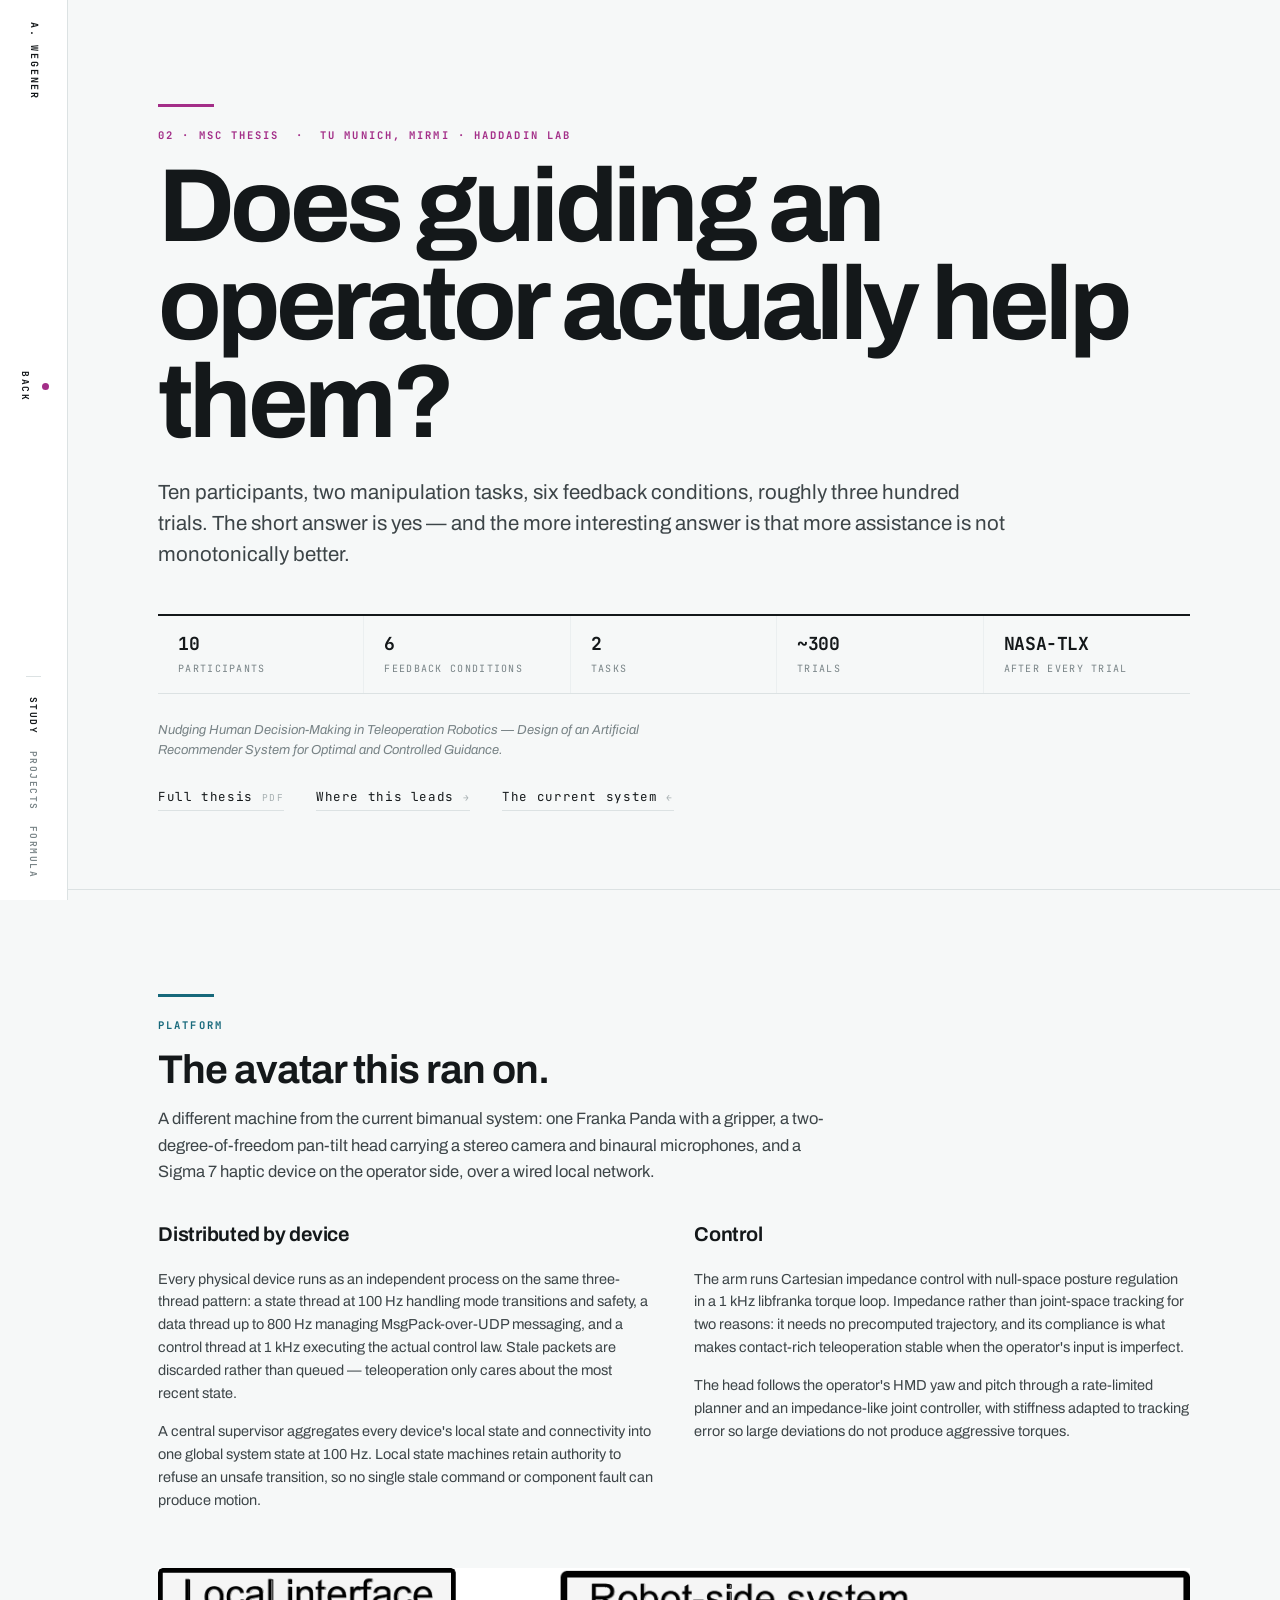
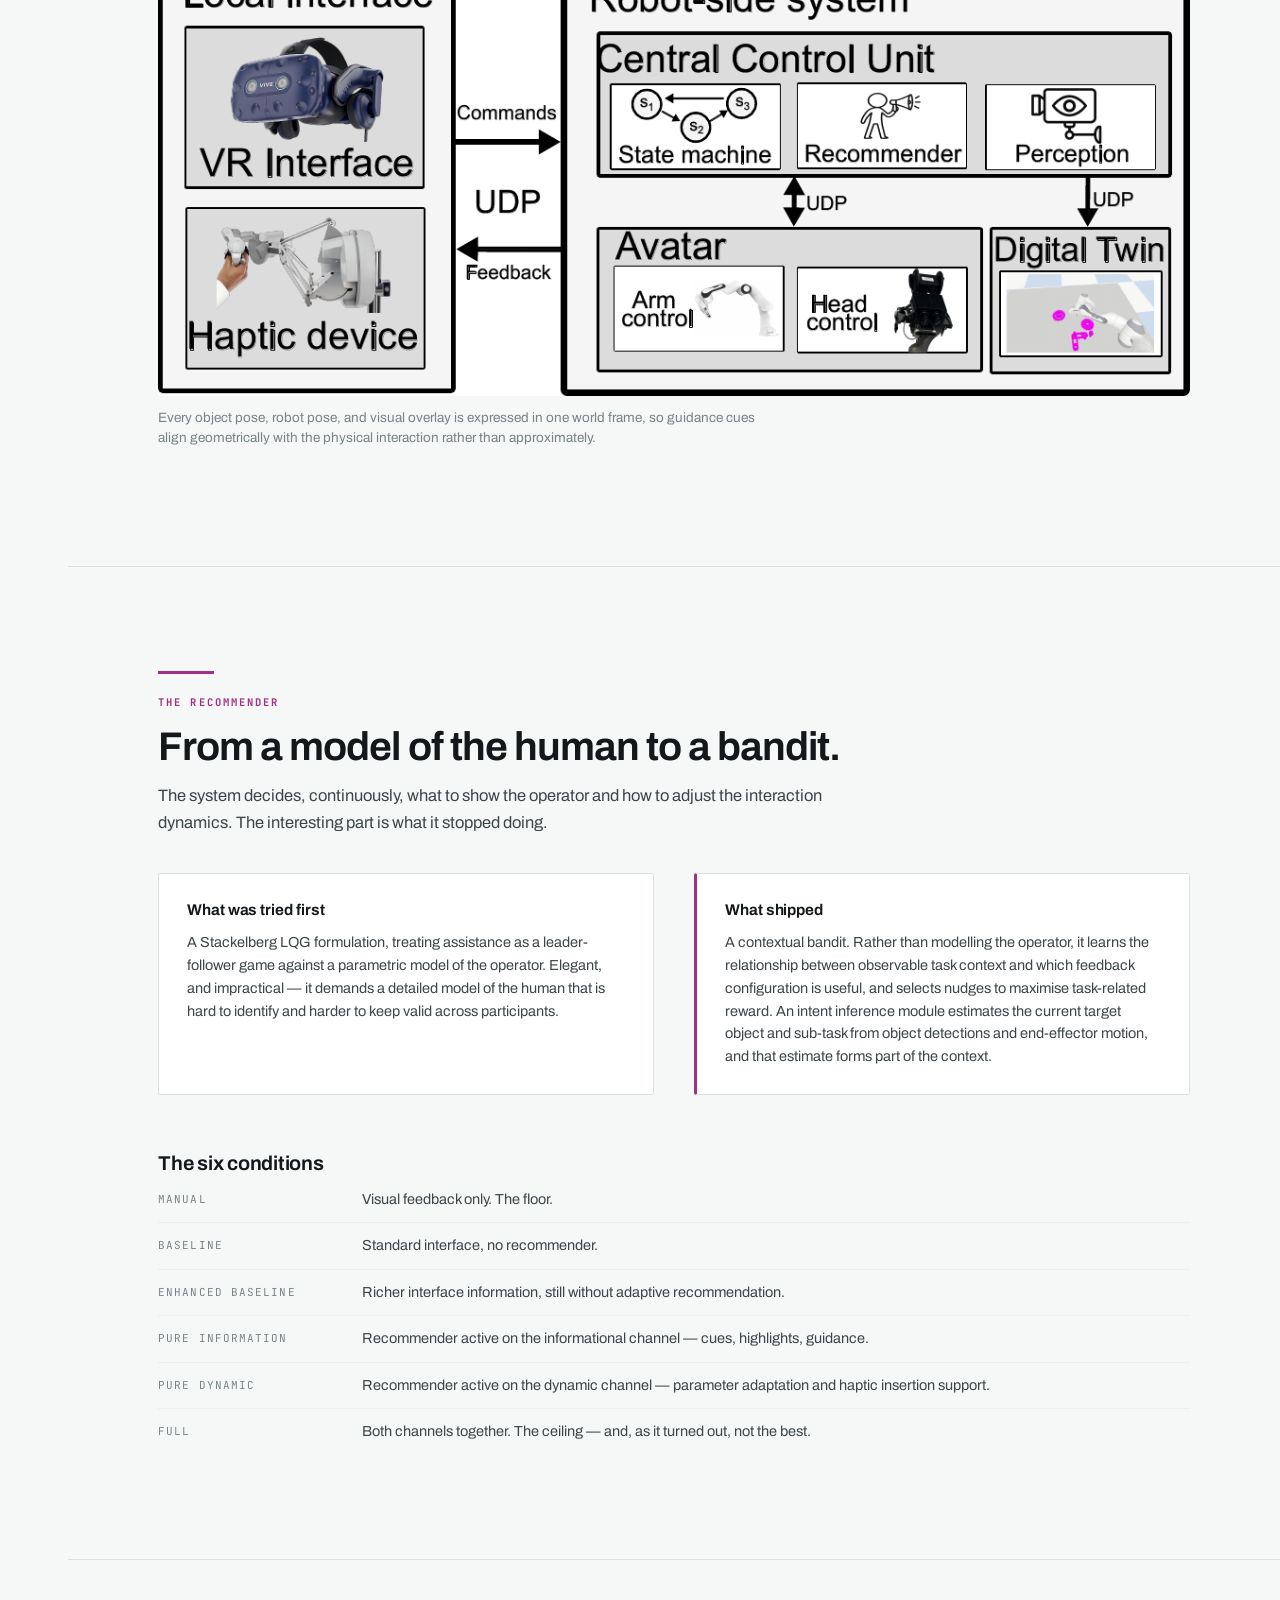
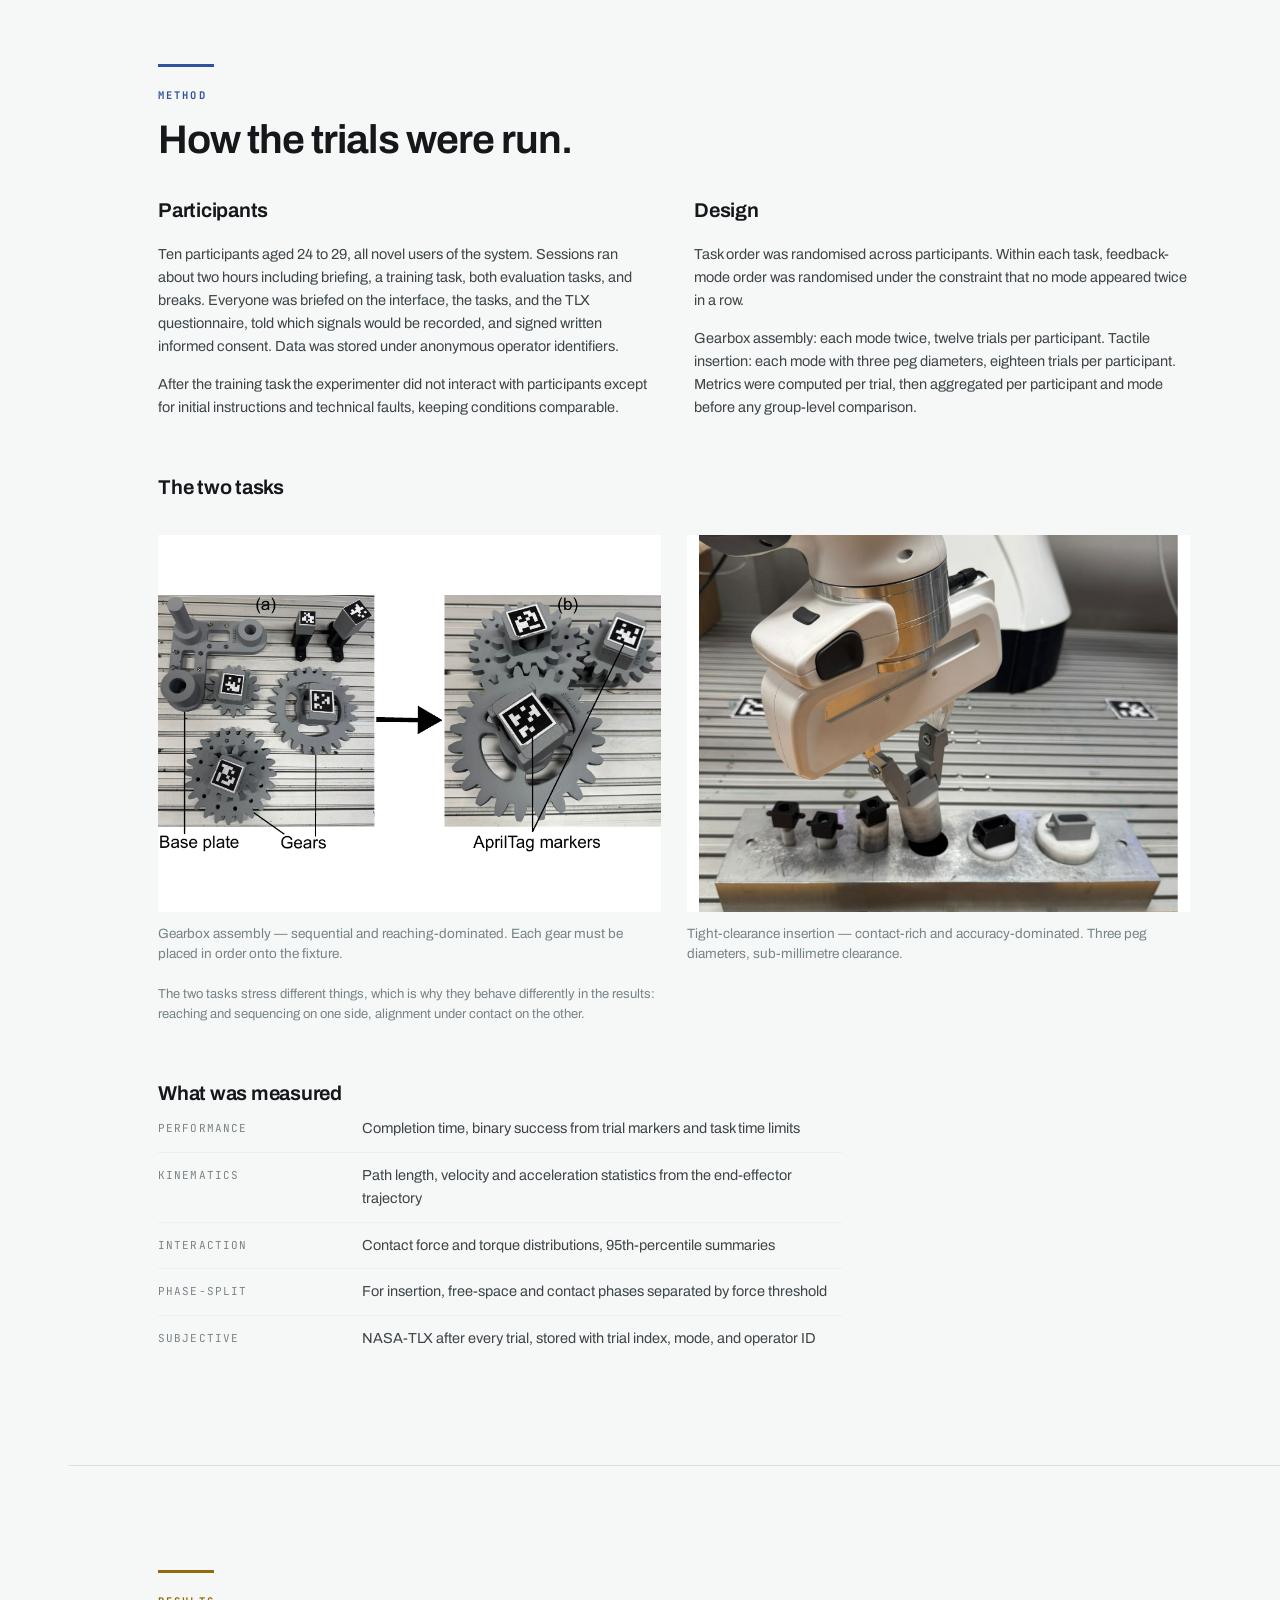
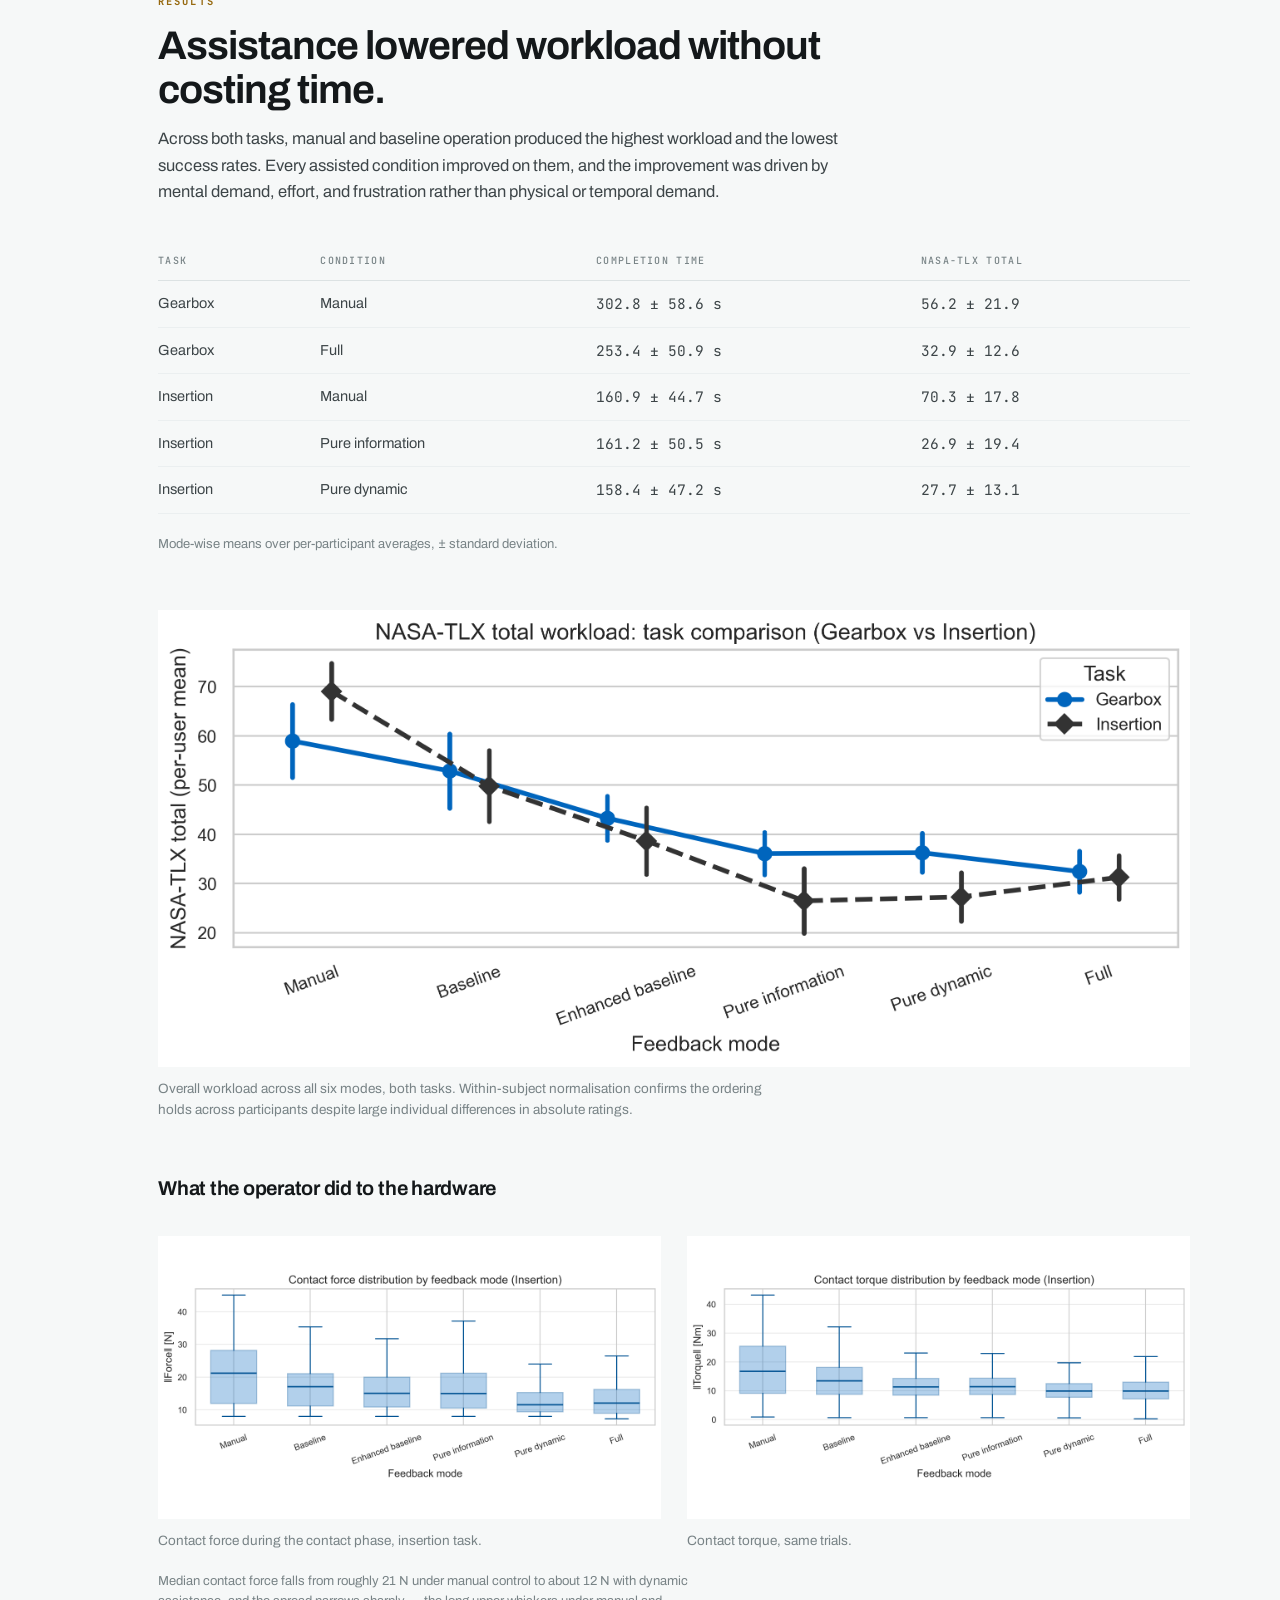
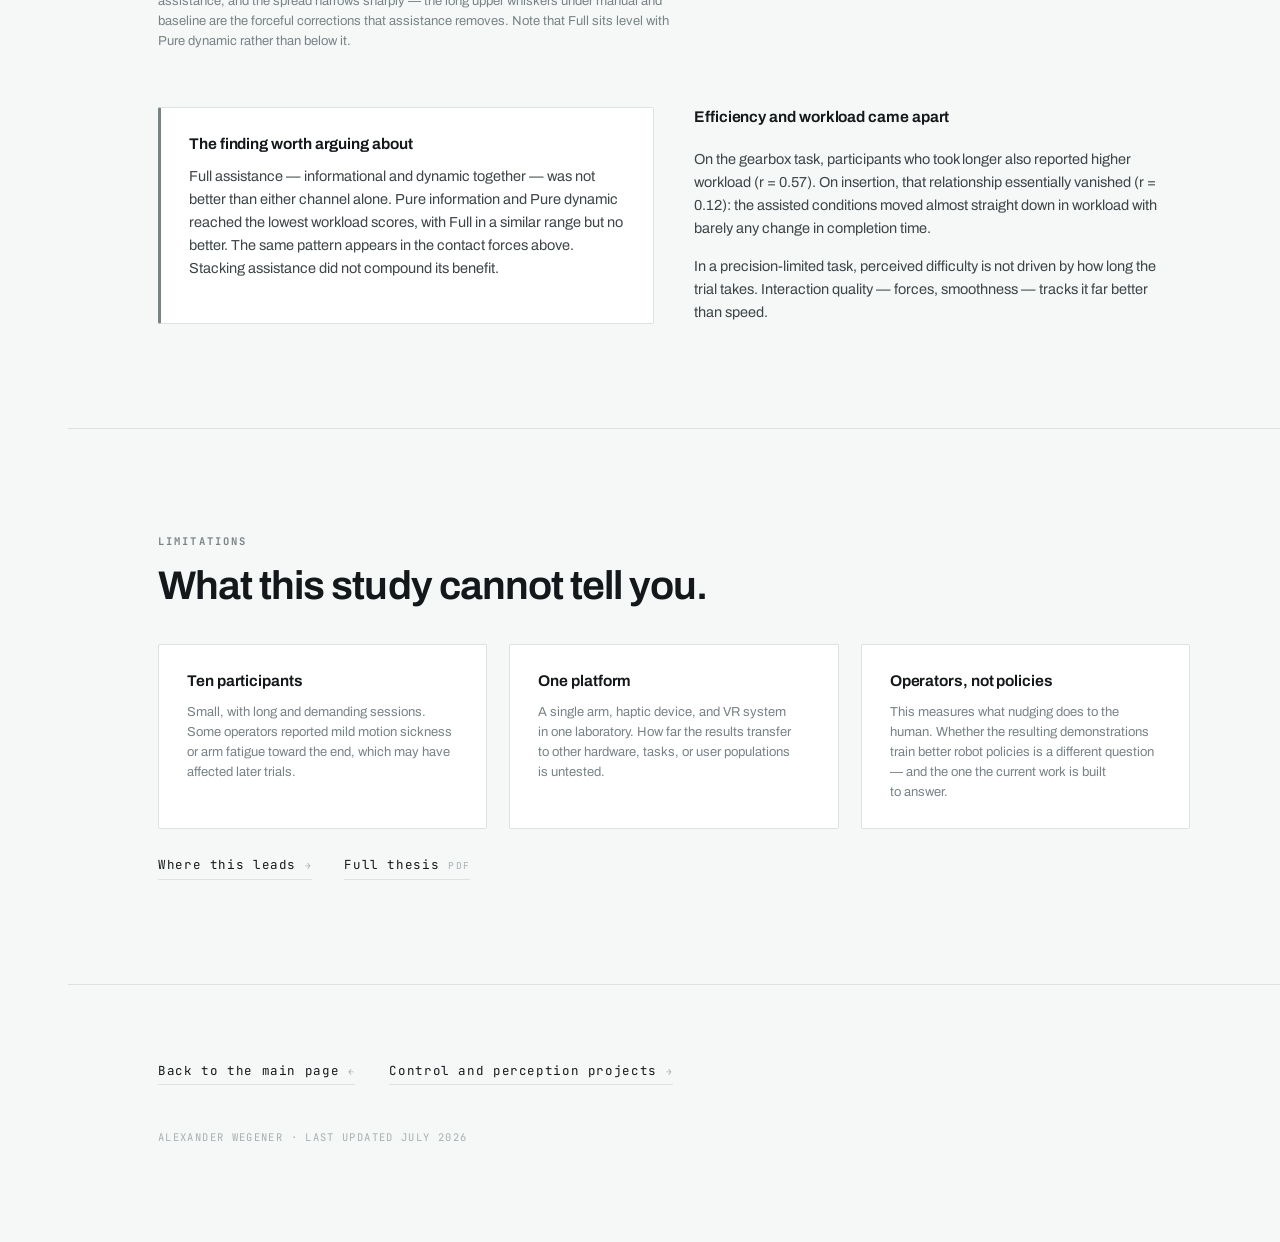
<file: thesis.html>
<!DOCTYPE html>
<html lang="en">
<head>
<meta charset="utf-8">
<meta name="viewport" content="width=device-width, initial-scale=1">
<title>Informational nudging in teleoperated manipulation — Alexander Wegener</title>
<meta name="description" content="A ten-participant study across two manipulation tasks and six feedback conditions, measuring whether informational and dynamic nudging improves teleoperator performance.">
<link rel="preconnect" href="https://fonts.googleapis.com">
<link rel="preconnect" href="https://fonts.gstatic.com" crossorigin>
<link href="https://fonts.googleapis.com/css2?family=Archivo:wght@400;500;600;700&family=JetBrains+Mono:wght@400;500;700&display=swap" rel="stylesheet">
<link rel="stylesheet" href="style.css">
<style>
  /* Figures in grids: normalise wildly different source dimensions
     so rows align. `contain` keeps plots and diagrams whole. */
  .g2 figure img,
  .g3 figure img{
    width:100%; aspect-ratio:16/9; object-fit:contain;
    background:var(--panel);
  }
  .g2 figure img.tall{ aspect-ratio:4/3 }
</style>
</head>
<body>

<nav class="rail" aria-label="Navigation">
  <span class="rail__mark">A. WEGENER</span>
  <div class="rail__stages">
    <a class="rail__stage is-active" data-stage="nudging" href="index.html#nudging"><span class="rail__dot"></span>Back</a>
  </div>
  <div class="rail__more">
    <span class="rail__sub is-current">Study</span>
    <a class="rail__sub" href="projects.html">Projects</a>
    <a class="rail__sub" href="formula-student.html">Formula</a>
  </div>
</nav>

<div class="shell">

<section class="hero" data-stage="nudging">
  <div class="wrap">
    <div class="stage-rule"></div>
    <span class="eyebrow">02 · MSc thesis &nbsp;·&nbsp; TU Munich, MIRMI · Haddadin lab</span>
    <h1>Does guiding an operator actually help them?</h1>
    <p class="lede measure" style="margin-top:24px">
      Ten participants, two manipulation tasks, six feedback conditions, roughly three hundred
      trials. The short answer is yes — and the more interesting answer is that more
      assistance is not monotonically better.
    </p>

    <div class="specs" style="margin-top:44px">
      <div><b>10</b><span>participants</span></div>
      <div><b>6</b><span>feedback conditions</span></div>
      <div><b>2</b><span>tasks</span></div>
      <div><b>~300</b><span>trials</span></div>
      <div><b>NASA-TLX</b><span>after every trial</span></div>
    </div>

    <p class="tiny measure" style="margin-top:26px">
      <em>Nudging Human Decision-Making in Teleoperation Robotics — Design of an Artificial
      Recommender System for Optimal and Controlled Guidance.</em>
    </p>

    <div class="linkrow">
      <a class="link" href="assets/thesis.pdf">Full thesis <em>PDF</em></a>
      <a class="link" href="index.html#nudging">Where this leads <em>→</em></a>
      <a class="link" href="index.html">The current system <em>←</em></a>
    </div>
  </div>
</section>

<!-- ============ THE SYSTEM ============ -->
<section data-stage="collect">
  <div class="wrap">
    <div class="sechead measure">
      <div class="stage-rule"></div>
      <span class="eyebrow">Platform</span>
      <h2>The avatar this ran on.</h2>
      <p>
        A different machine from the current bimanual system: one Franka Panda with a gripper,
        a two-degree-of-freedom pan-tilt head carrying a stereo camera and binaural microphones, and a
        Sigma 7 haptic device on the operator side, over a wired local network.
      </p>
    </div>

    <div class="g-1-1">
      <div>
        <h3>Distributed by device</h3>
        <p class="small mt-s">
          Every physical device runs as an independent process on the same three-thread
          pattern: a state thread at 100 Hz handling mode transitions and safety, a data
          thread up to 800 Hz managing MsgPack-over-UDP messaging, and a control thread at
          1 kHz executing the actual control law. Stale packets are discarded rather than
          queued — teleoperation only cares about the most recent state.
        </p>
        <p class="small">
          A central supervisor aggregates every device's local state and connectivity into one
          global system state at 100 Hz. Local state machines retain authority to refuse an
          unsafe transition, so no single stale command or component fault can produce motion.
        </p>
      </div>
      <div>
        <h3>Control</h3>
        <p class="small mt-s">
          The arm runs Cartesian impedance control with null-space posture regulation in a
          1 kHz libfranka torque loop. Impedance rather than joint-space tracking for two
          reasons: it needs no precomputed trajectory, and its compliance is what makes
          contact-rich teleoperation stable when the operator's input is imperfect.
        </p>
        <p class="small">
          The head follows the operator's HMD yaw and pitch through a rate-limited planner and
          an impedance-like joint controller, with stiffness adapted to tracking error so large
          deviations do not produce aggressive torques.
        </p>
      </div>
    </div>

    <figure class="media mt-l">
      <img src="assets/thesis-architecture.png"
           alt="System architecture: operator interface, central control unit, avatar, recommender and perception, with the data flows between them">
      <figcaption>
        Every object pose, robot pose, and visual overlay is expressed in one world frame, so
        guidance cues align geometrically with the physical interaction rather than
        approximately.
      </figcaption>
    </figure>
  </div>
</section>

<!-- ============ THE RECOMMENDER ============ -->
<section data-stage="nudging">
  <div class="wrap">
    <div class="sechead measure">
      <div class="stage-rule"></div>
      <span class="eyebrow">The recommender</span>
      <h2>From a model of the human to a bandit.</h2>
      <p>
        The system decides, continuously, what to show the operator and how to adjust the
        interaction dynamics. The interesting part is what it stopped doing.
      </p>
    </div>

    <div class="g-1-1">
      <div class="panel">
        <h4>What was tried first</h4>
        <p class="small">
          A Stackelberg LQG formulation, treating assistance as a leader-follower game against
          a parametric model of the operator. Elegant, and impractical — it demands a detailed
          model of the human that is hard to identify and harder to keep valid across
          participants.
        </p>
      </div>
      <div class="panel panel--accent">
        <h4>What shipped</h4>
        <p class="small">
          A contextual bandit. Rather than modelling the operator, it learns the relationship
          between observable task context and which feedback configuration is useful, and
          selects nudges to maximise task-related reward. An intent inference module estimates
          the current target object and sub-task from object detections and end-effector
          motion, and that estimate forms part of the context.
        </p>
      </div>
    </div>

    <div class="mt-l">
      <h3>The six conditions</h3>
      <dl class="deflist mt-s">
        <div><dt>Manual</dt><dd>Visual feedback only. The floor.</dd></div>
        <div><dt>Baseline</dt><dd>Standard interface, no recommender.</dd></div>
        <div><dt>Enhanced baseline</dt><dd>Richer interface information, still without adaptive recommendation.</dd></div>
        <div><dt>Pure information</dt><dd>Recommender active on the informational channel — cues, highlights, guidance.</dd></div>
        <div><dt>Pure dynamic</dt><dd>Recommender active on the dynamic channel — parameter adaptation and haptic insertion support.</dd></div>
        <div><dt>Full</dt><dd>Both channels together. The ceiling — and, as it turned out, not the best.</dd></div>
      </dl>
    </div>
  </div>
</section>

<!-- ============ METHOD ============ -->
<section data-stage="curate">
  <div class="wrap">
    <div class="sechead measure">
      <div class="stage-rule"></div>
      <span class="eyebrow">Method</span>
      <h2>How the trials were run.</h2>
    </div>

    <div class="g-1-1">
      <div>
        <h3>Participants</h3>
        <p class="small mt-s">
          Ten participants aged 24 to 29, all novel users of the system. Sessions ran about two
          hours including briefing, a training task, both evaluation tasks, and breaks.
          Everyone was briefed on the interface, the tasks, and the TLX questionnaire, told
          which signals would be recorded, and signed written informed consent. Data was stored
          under anonymous operator identifiers.
        </p>
        <p class="small">
          After the training task the experimenter did not interact with participants except
          for initial instructions and technical faults, keeping conditions comparable.
        </p>
      </div>
      <div>
        <h3>Design</h3>
        <p class="small mt-s">
          Task order was randomised across participants. Within each task, feedback-mode order
          was randomised under the constraint that no mode appeared twice in a row.
        </p>
        <p class="small">
          Gearbox assembly: each mode twice, twelve trials per participant. Tactile insertion:
          each mode with three peg diameters, eighteen trials per participant. Metrics were
          computed per trial, then aggregated per participant and mode before any group-level
          comparison.
        </p>
      </div>
    </div>

    <!-- The two tasks now get their own full-width row -->
    <h3 class="mt-l">The two tasks</h3>
    <div class="g2 mt-m">
      <figure>
        <img class="tall" src="assets/thesis-task-gearbox.png"
             alt="Gearbox assembly task: base plate fixture and gears with AprilTag markers, initial layout and assembled state">
        <figcaption>
          Gearbox assembly — sequential and reaching-dominated. Each gear must be placed in
          order onto the fixture.
        </figcaption>
      </figure>
      <figure>
        <img class="tall" src="assets/thesis-task-insertion.png"
             alt="Robot aligning a cylindrical peg held in a parallel gripper with a fixture opening">
        <figcaption>
          Tight-clearance insertion — contact-rich and accuracy-dominated. Three peg diameters,
          sub-millimetre clearance.
        </figcaption>
      </figure>
    </div>
    <p class="tiny mt-s measure">
      The two tasks stress different things, which is why they behave differently in the
      results: reaching and sequencing on one side, alignment under contact on the other.
    </p>

    <div class="mt-l measure">
      <h3>What was measured</h3>
      <dl class="deflist mt-s">
        <div><dt>Performance</dt><dd>Completion time, binary success from trial markers and task time limits</dd></div>
        <div><dt>Kinematics</dt><dd>Path length, velocity and acceleration statistics from the end-effector trajectory</dd></div>
        <div><dt>Interaction</dt><dd>Contact force and torque distributions, 95th-percentile summaries</dd></div>
        <div><dt>Phase-split</dt><dd>For insertion, free-space and contact phases separated by force threshold</dd></div>
        <div><dt>Subjective</dt><dd>NASA-TLX after every trial, stored with trial index, mode, and operator ID</dd></div>
      </dl>
    </div>
  </div>
</section>

<!-- ============ RESULTS ============ -->
<section data-stage="evaluate">
  <div class="wrap">
    <div class="sechead measure">
      <div class="stage-rule"></div>
      <span class="eyebrow">Results</span>
      <h2>Assistance lowered workload without costing time.</h2>
      <p>
        Across both tasks, manual and baseline operation produced the highest workload and the
        lowest success rates. Every assisted condition improved on them, and the improvement
        was driven by mental demand, effort, and frustration rather than physical or temporal
        demand.
      </p>
    </div>

    <table class="mt-m">
      <thead>
        <tr><th>Task</th><th>Condition</th><th>Completion time</th><th>NASA-TLX total</th></tr>
      </thead>
      <tbody>
        <tr><td>Gearbox</td><td>Manual</td><td class="num">302.8 ± 58.6 s</td><td class="num">56.2 ± 21.9</td></tr>
        <tr><td>Gearbox</td><td>Full</td><td class="num">253.4 ± 50.9 s</td><td class="num">32.9 ± 12.6</td></tr>
        <tr><td>Insertion</td><td>Manual</td><td class="num">160.9 ± 44.7 s</td><td class="num">70.3 ± 17.8</td></tr>
        <tr><td>Insertion</td><td>Pure information</td><td class="num">161.2 ± 50.5 s</td><td class="num">26.9 ± 19.4</td></tr>
        <tr><td>Insertion</td><td>Pure dynamic</td><td class="num">158.4 ± 47.2 s</td><td class="num">27.7 ± 13.1</td></tr>
      </tbody>
    </table>
    <p class="tiny mt-s">Mode-wise means over per-participant averages, ± standard deviation.</p>

    <!-- Workload -->
    <figure class="media mt-l">
      <img src="assets/thesis-tlx.png"
           alt="NASA-TLX overall workload by feedback mode for both the gearbox and insertion tasks">
      <figcaption>
        Overall workload across all six modes, both tasks. Within-subject normalisation
        confirms the ordering holds across participants despite large individual differences in
        absolute ratings.
      </figcaption>
    </figure>

    <!-- Interaction quality -->
    <h3 class="mt-l">What the operator did to the hardware</h3>
    <div class="g2 mt-m">
      <figure>
        <img src="assets/thesis-force-insertion.png"
             alt="Box plot of contact force distribution by feedback mode for the insertion task">
        <figcaption>Contact force during the contact phase, insertion task.</figcaption>
      </figure>
      <figure>
        <img src="assets/thesis-torque-insertion.png"
             alt="Box plot of contact torque distribution by feedback mode for the insertion task">
        <figcaption>Contact torque, same trials.</figcaption>
      </figure>
    </div>
    <p class="tiny mt-s measure">
      Median contact force falls from roughly 21 N under manual control to about 12 N with
      dynamic assistance, and the spread narrows sharply — the long upper whiskers under manual
      and baseline are the forceful corrections that assistance removes. Note that Full sits
      level with Pure dynamic rather than below it.
    </p>

    <div class="mt-l g-1-1">
      <div class="panel panel--accent">
        <h4>The finding worth arguing about</h4>
        <p class="small">
          Full assistance — informational and dynamic together — was not better than either
          channel alone. Pure information and Pure dynamic reached the lowest workload scores,
          with Full in a similar range but no better. The same pattern appears in the contact
          forces above. Stacking assistance did not compound its benefit.
        </p>
      </div>
      <div>
        <h4>Efficiency and workload came apart</h4>
        <p class="small mt-s">
          On the gearbox task, participants who took longer also reported higher workload
          (r = 0.57). On insertion, that relationship essentially vanished (r = 0.12): the
          assisted conditions moved almost straight down in workload with barely any change in
          completion time.
        </p>
        <p class="small">
          In a precision-limited task, perceived difficulty is not driven by how long the trial
          takes. Interaction quality — forces, smoothness — tracks it far better than speed.
        </p>
      </div>
    </div>

    <!-- OPTIONAL: the efficiency-workload scatter is the visual proof of the paragraph
         above (thesis Figure 6.15). Export it to assets/thesis-efficiency-workload.png
         and uncomment.
    <figure class="media mt-l">
      <img src="assets/thesis-efficiency-workload.png"
           alt="Mode-wise means plotted in completion time versus workload space for both tasks">
      <figcaption>
        Each point is a mode-wise mean. The assisted conditions on the insertion task move
        almost vertically — workload down, time unchanged.
      </figcaption>
    </figure>
    -->
  </div>
</section>

<!-- ============ LIMITATIONS ============ -->
<section>
  <div class="wrap">
    <div class="sechead measure">
      <span class="eyebrow">Limitations</span>
      <h2>What this study cannot tell you.</h2>
    </div>
    <div class="g3">
      <div class="panel">
        <h4>Ten participants</h4>
        <p class="tiny">Small, with long and demanding sessions. Some operators reported mild motion sickness or arm fatigue toward the end, which may have affected later trials.</p>
      </div>
      <div class="panel">
        <h4>One platform</h4>
        <p class="tiny">A single arm, haptic device, and VR system in one laboratory. How far the results transfer to other hardware, tasks, or user populations is untested.</p>
      </div>
      <div class="panel">
        <h4>Operators, not policies</h4>
        <p class="tiny">This measures what nudging does to the human. Whether the resulting demonstrations train better robot policies is a different question — and the one the current work is built to answer.</p>
      </div>
    </div>

    <div class="linkrow mt-l">
      <a class="link" href="index.html#nudging">Where this leads <em>→</em></a>
      <a class="link" href="assets/thesis.pdf">Full thesis <em>PDF</em></a>
    </div>
  </div>
</section>

<footer>
  <div class="wrap">
    <div class="foot__links">
      <a class="link" href="index.html">Back to the main page <em>←</em></a>
      <a class="link" href="projects.html">Control and perception projects <em>→</em></a>
    </div>
    <p class="foot__meta">Alexander Wegener · Last updated July 2026</p>
  </div>
</footer>

</div>
</body>
</html>
</file>
<file: style.css>
/* ============================================================
   Alexander Wegener — portfolio
   Direction: instrument panel. Borrowed from the subject's own
   world: HUD readouts, scope channel strips, Rerun timelines.
   ============================================================ */

:root{
  /* --- stage accents. Structural, not decorative.
         Used ONLY in the rail, section rules, and eyebrows. --- */
  --collect:  #17697B;
  --curate:   #33529E;
  --train:    #3D7A4B;
  --evaluate: #96690F;
  --nudge:    #A32E88;

  /* --- neutrals --- */
  --paper:  #F6F8F8;
  --panel:  #FFFFFF;
  --ink:    #14181A;
  --body:   #3D4548;
  --mute:   #788386;
  --faint:  #A6AFB1;
  --rule:   #DCE2E3;
  --rule-2: #EBEFF0;

  /* --- type --- */
  --display: "Archivo", "Helvetica Neue", Arial, sans-serif;
  --text:    "Archivo", "Helvetica Neue", Arial, sans-serif;
  --data:    "JetBrains Mono", ui-monospace, "SF Mono", Menlo, monospace;

  /* --- metrics --- */
  --rail: 68px;
  --col: 1120px;
  --measure: 76ch;
}

*,*::before,*::after{ box-sizing:border-box }

html{ scroll-behavior:smooth; -webkit-text-size-adjust:100% }
@media (prefers-reduced-motion: reduce){ html{ scroll-behavior:auto } }

body{
  margin:0;
  background:var(--paper);
  color:var(--body);
  font-family:var(--text);
  font-size:16.5px;
  line-height:1.62;
  font-weight:400;
  -webkit-font-smoothing:antialiased;
}

img,video,svg{ max-width:100%; height:auto; display:block }

a{ color:inherit }

/* ============================================================
   TELEMETRY RAIL — the signature element
   A scope channel strip. Shows which loop stage you're reading.
   ============================================================ */
/* Vertical text does not shrink, so once the column's content exceeds the
   viewport height the items overlap. Scroll the whole rail instead. */
.rail{
  position:fixed; top:0; left:0; bottom:0; width:var(--rail);
  background:var(--panel);
  border-right:1px solid var(--rule);
  display:flex; flex-direction:column; align-items:center;
  padding:22px 0; z-index:50;
  overflow-y:auto; scrollbar-width:none;
}
.rail::-webkit-scrollbar{ display:none }
.rail__mark, .rail__more{ flex:none }
.rail__mark{
  font-family:var(--data); font-size:10px; font-weight:700;
  letter-spacing:.18em; color:var(--ink); text-decoration:none;
  writing-mode:vertical-rl; text-orientation:mixed;
}
.rail__stages{
  flex:1 0 auto; display:flex; flex-direction:column; justify-content:center;
  gap:22px; padding:28px 0;
}
.rail__stage{
  display:flex; flex-direction:column; align-items:center; gap:9px;
  text-decoration:none; color:var(--faint);
  font-family:var(--data); font-size:9.5px; font-weight:500;
  letter-spacing:.16em; text-transform:uppercase;
  writing-mode:vertical-rl; text-orientation:mixed;
  transition:color .25s ease;
}
.rail__dot{
  width:7px; height:7px; border-radius:50%;
  background:var(--rule); flex:none;
  transition:background .25s ease, box-shadow .25s ease;
}
.rail__stage:hover{ color:var(--body) }
.rail__stage.is-active{ color:var(--ink); font-weight:700 }
.rail__stage.is-active .rail__dot{ background:var(--stage) }
/* Control is the substrate the loop runs on, not a loop stage — neutral dot. */
.rail__stage[data-stage="control"]  { --stage:var(--ink) }
.rail__stage[data-stage="collect"]  { --stage:var(--collect) }
.rail__stage[data-stage="curate"]   { --stage:var(--curate) }
.rail__stage[data-stage="train"]    { --stage:var(--train) }
.rail__stage[data-stage="evaluate"] { --stage:var(--evaluate) }
.rail__stage[data-stage="nudging"]  { --stage:var(--nudge) }
.rail__stage[data-stage="results"]  { --stage:var(--train) }
.rail__stage[data-stage="built"]    { --stage:var(--ink) }
.rail__stage[data-stage="research"] { --stage:var(--nudge) }
.rail__stage[data-stage="background"]{ --stage:var(--collect) }
[data-stage="results"]  .eyebrow{ color:var(--train) }
[data-stage="research"] .eyebrow{ color:var(--nudge) }
[data-stage="background"] .eyebrow{ color:var(--collect) }
.rail__foot{
  font-family:var(--data); font-size:9px; letter-spacing:.14em;
  color:var(--faint); writing-mode:vertical-rl;
}
.rail__more{
  display:flex; flex-direction:column; align-items:center; gap:16px;
  padding-top:20px; margin-top:4px;
  border-top:1px solid var(--rule);
}
.rail__sub{
  text-decoration:none; color:var(--mute);
  font-family:var(--data); font-size:9.5px; font-weight:600;
  letter-spacing:.15em; text-transform:uppercase;
  writing-mode:vertical-rl; text-orientation:mixed;
  transition:color .25s ease;
}
.rail__sub:hover{ color:var(--ink) }
.rail__sub.is-current{ color:var(--ink); font-weight:700 }
/* label that says the stage dots belong to the flagship, not the whole site */
.rail__label{
  font-family:var(--data); font-size:8px; font-weight:700;
  letter-spacing:.2em; text-transform:uppercase; color:var(--faint);
  writing-mode:vertical-rl; text-orientation:mixed;
  padding-bottom:14px;
}

/* ============================================================
   SHELL
   ============================================================ */
.shell{ margin-left:var(--rail) }
.wrap{ max-width:var(--col); margin:0 auto; padding:0 44px }
.measure{ max-width:var(--measure) }

section{ padding:104px 0; border-top:1px solid var(--rule) }
section:first-of-type{ border-top:0 }

/* ============================================================
   TYPE
   ============================================================ */
h1,h2,h3,h4{ font-family:var(--display); color:var(--ink); margin:0 }
h1{ font-size:clamp(38px,6vw,68px); line-height:1.02; font-weight:700; letter-spacing:-.035em }
h2{ font-size:clamp(27px,3.6vw,40px); line-height:1.1; font-weight:650; letter-spacing:-.024em }
h3{ font-size:20px; line-height:1.28; font-weight:650; letter-spacing:-.012em }
h4{ font-size:15.5px; line-height:1.35; font-weight:650; letter-spacing:-.005em }

p{ margin:0 0 1.05em; text-wrap:pretty }
p:last-child{ margin-bottom:0 }
h1,h2,h3{ text-wrap:pretty }

.lede{ font-size:clamp(17px,1.9vw,20.5px); line-height:1.5; color:var(--body) }
.small{ font-size:14.5px; line-height:1.58 }
.tiny{ font-size:13px; line-height:1.55; color:var(--mute) }

strong{ font-weight:650; color:var(--ink) }

/* eyebrow — carries the stage colour */
.eyebrow{
  font-family:var(--data); font-size:10.5px; font-weight:700;
  letter-spacing:.2em; text-transform:uppercase;
  color:var(--mute); margin:0 0 14px; display:block;
}
.stage-rule{ height:3px; width:56px; background:var(--mute); margin-bottom:20px }

[data-stage="control"]  .eyebrow{ color:var(--ink) }
[data-stage="control"]  .stage-rule{ background:var(--ink) }
[data-stage="collect"]  .eyebrow{ color:var(--collect) }
[data-stage="collect"]  .stage-rule{ background:var(--collect) }
[data-stage="curate"]   .eyebrow{ color:var(--curate) }
[data-stage="curate"]   .stage-rule{ background:var(--curate) }
[data-stage="train"]    .eyebrow{ color:var(--train) }
[data-stage="train"]    .stage-rule{ background:var(--train) }
[data-stage="evaluate"] .eyebrow{ color:var(--evaluate) }
[data-stage="evaluate"] .stage-rule{ background:var(--evaluate) }
[data-stage="nudging"]  .eyebrow{ color:var(--nudge) }
[data-stage="nudging"]  .stage-rule{ background:var(--nudge) }

.sechead{ margin-bottom:36px }
.sechead h2{ margin-bottom:14px }

/* ============================================================
   HERO — identity first. A reader must know whose site this is
   and what it contains before they meet the flagship project.
   ============================================================ */
.hero{ padding-top:104px; padding-bottom:78px }

.hero__eyebrow{
  font-family:var(--data); font-size:10.5px; font-weight:700;
  letter-spacing:.22em; text-transform:uppercase; color:var(--mute);
  display:block; margin-bottom:26px;
}
.hero h1{
  font-size:clamp(44px,8.2vw,104px); line-height:.94;
  letter-spacing:-.045em; margin-bottom:26px; max-width:none;
}
/* Broken manually at the em dash — the sentence hinges there, and left to
   itself it wrapped onto "— at" and "when". `balance` is the fallback for
   narrow screens, where .brk is suppressed. */
.hero__role{
  font-family:var(--display); color:var(--ink);
  font-size:clamp(20px,2.5vw,28px); line-height:1.24;
  font-weight:600; letter-spacing:-.02em;
  max-width:none; margin-bottom:26px;
  text-wrap:pretty;
}
@media (max-width:760px){
  .hero__role .brk{ display:none }
  .hero__role{ max-width:32ch }
}
.hero__lede{ max-width:var(--measure); margin-bottom:28px }
.hero__affil{
  font-family:var(--data); font-size:11.5px; line-height:1.9;
  letter-spacing:.08em; color:var(--mute); margin-bottom:40px;
}
.hero__affil b{
  color:var(--ink); font-weight:700;
  letter-spacing:.14em; text-transform:uppercase; font-size:10px;
  margin-right:10px;
}

/* contents row — the explicit signal that this is a portfolio */
.contents{
  display:grid; grid-template-columns:repeat(4,1fr); gap:0;
  border-top:1px solid var(--rule); margin-top:40px;
}
.contents a{
  display:block; text-decoration:none; padding:18px 22px 18px 0;
  border-right:1px solid var(--rule-2);
  transition:background .2s ease;
}
.contents a:last-child{ border-right:0 }
.contents a:hover .contents__t{ border-bottom-color:var(--ink) }
.contents__n{
  display:block; font-family:var(--data); font-size:9.5px;
  letter-spacing:.16em; text-transform:uppercase; color:var(--faint);
  margin-bottom:9px;
}
.contents__t{
  display:inline; font-family:var(--display); font-size:15px;
  font-weight:650; color:var(--ink); letter-spacing:-.01em;
  border-bottom:1px solid var(--rule); padding-bottom:2px;
  transition:border-color .2s ease;
}
.contents__d{
  display:block; font-size:12.5px; line-height:1.45;
  color:var(--mute); margin-top:9px;
}
@media (max-width:900px){
  .contents{ grid-template-columns:1fr 1fr }
  .contents a{ padding-right:18px; border-bottom:1px solid var(--rule-2) }
  .contents a:nth-child(2n){ border-right:0 }
}
@media (max-width:560px){
  .contents{ grid-template-columns:1fr }
  .contents a{ border-right:0 }
}

/* ============================================================
   FLAGSHIP — the lead exhibit, framed as one of several projects
   ============================================================ */
.flagship .sechead{ margin-bottom:30px }
.flagship .lede{ max-width:var(--measure); margin-top:20px }
.flagship .specs{ margin-top:34px }
/* Headline is manually broken — "Bimanual teleoperation" must not split. */
.flagship__h{
  max-width:none; text-wrap:nowrap;
  font-size:clamp(26px,4.4vw,48px); letter-spacing:-.028em; line-height:1.06;
}
.flagship__h .arrow{
  display:inline-block; font-family:var(--data); font-weight:400;
  font-size:.66em; color:var(--ink); vertical-align:.08em;
  margin:0 .14em; letter-spacing:0;
}
@media (max-width:620px){
  .flagship__h{ text-wrap:balance; font-size:clamp(24px,7vw,34px) }
}

/* status line — reads as a system readout, because it is one */
.status{
  display:flex; flex-wrap:wrap; gap:8px 26px;
  font-family:var(--data); font-size:11.5px; letter-spacing:.04em;
  color:var(--mute); margin-top:22px;
  padding-top:18px; border-top:1px solid var(--rule);
}
.status span{ display:flex; align-items:center; gap:8px }
.status i{ width:6px; height:6px; border-radius:50%; background:var(--collect); flex:none; font-style:normal }
.status i.wip{ background:var(--evaluate) }

/* ============================================================
   SPEC STRIP — the fifteen-second read
   ============================================================ */
.specs{
  display:grid; grid-template-columns:repeat(5,1fr);
  border-top:2px solid var(--ink); border-bottom:1px solid var(--rule);
  margin:22px 0 0;
}
.specs--4{ grid-template-columns:repeat(4,1fr) }
.specs--3{ grid-template-columns:repeat(3,1fr) }
/* scope strip: figures that describe the body of work, set larger */
.specs--scope > div{ padding:22px 22px 20px }
.specs--scope b{ font-size:26px; letter-spacing:-.03em }
@media (max-width:1080px){ .specs--scope b{ font-size:22px } }
.specs > div{ padding:17px 20px 16px; border-right:1px solid var(--rule-2) }
.specs > div:last-child{ border-right:0 }
.specs b{
  display:block; font-family:var(--data); font-size:18px; font-weight:700;
  color:var(--ink); letter-spacing:-.02em; line-height:1.2;
}
.specs span{
  display:block; font-family:var(--data); font-size:10px; letter-spacing:.13em;
  text-transform:uppercase; color:var(--mute); margin-top:7px;
}

/* ============================================================
   MEDIA
   ============================================================ */
.media{ margin:0 0 14px }
figure{ margin:0 }
figcaption{
  font-size:13.5px; line-height:1.5; color:var(--mute); margin-top:12px;
  max-width:78ch;
  /* stops single-word last lines like "not nominal." hanging alone */
  text-wrap:pretty;
}
figcaption .sim,
figcaption .hw{
  font-family:var(--data); font-size:10px; font-weight:700; letter-spacing:.14em;
  color:#8A3A3A; border:1px solid #E0C4C4; padding:2px 6px; border-radius:2px;
  margin-right:8px; vertical-align:1px;
}
/* counterpart to .sim — marks footage that ran on real hardware */
figcaption .hw{ color:var(--collect); border-color:#BCD5DA }

/* ============================================================
   TWIN
   Not a loop stage, so it takes the same unaccented ink treatment
   as Control rather than one of the five stage colours.
   ============================================================ */
.sec--twin .eyebrow{ color:var(--ink) }
.sec--twin .stage-rule{ background:var(--ink) }
.sec--twin .panel--accent{ border-left-color:var(--ink) }

/* Composited side-by-side clip, roughly 3.5:1. Each pane is only half the
   frame, so at the 1120px column each robot renders too small to read the
   lead off. Breaks out of .wrap to the viewport, capped so it does not
   dominate on very wide displays. The caption stays on the text column. */
.media--wide{
  /* classic full-bleed. The earlier margin-left:50% + translateX(-50%) version
     resolved its two percentages against different boxes, which threw the figure
     off to the right — and once it sat mostly outside the viewport Chrome would
     not autoplay it, since autoplay requires intersection. */
  position:relative;
  left:50%; right:50%;
  width:100vw;
  margin-left:-50vw; margin-right:-50vw;
  padding:0 28px;
  box-sizing:border-box;
}
.media--wide video{
  display:block;
  width:100%; max-width:1500px;
  margin:0 auto;
  background:var(--ink);
}
/* 100vw ignores the scrollbar, so clip the overflow it can cause.
   clip rather than hidden — hidden would break the sticky rail. */
.sec--twin{ overflow-x:clip }
/* caption returns to reading width, centred under the wide frame */
.media--wide figcaption{
  max-width:min(78ch, 100%);
  margin-left:auto; margin-right:auto;
  padding:0 44px;
  box-sizing:border-box;
}
@media (max-width:760px){
  .media--wide{
    position:static; width:100%;
    left:auto; right:auto;
    margin-left:0; margin-right:0;
    padding:0;
  }
  .media--wide figcaption{ padding:0 }
}

/* Second clip under a hero figure. Same width as the one above it — these two
   are the same shot type (robot view plus operator inset) and sizing them
   differently reads as an accident rather than as hierarchy. The Sim/Hardware
   badges carry the distinction instead. */
.media--second{ margin-top:38px }

.figure--twin{
  margin:56px 0 0;
  overflow-x:auto;
  -webkit-overflow-scrolling:touch;
}
.figure--twin svg{
  display:block;
  /* the diagram is authored at 660 units wide; stretching past that
     inflates the label type, so cap it and centre instead */
  width:100%;
  max-width:660px;
  min-width:520px;   /* below this it scrolls rather than shrinking */
  height:auto;
  margin:0 auto;
}
.figure--twin figcaption{ max-width:66ch }

/* placeholder slot — replace with <video> */
.slot{
  background:var(--panel); border:1px dashed var(--rule);
  aspect-ratio:16/9; display:flex; flex-direction:column;
  align-items:center; justify-content:center; gap:9px; text-align:center;
  padding:26px; border-radius:2px;
}
.slot--flat{ aspect-ratio:auto; min-height:190px }
.slot b{
  font-family:var(--data); font-size:11px; font-weight:700;
  letter-spacing:.16em; text-transform:uppercase; color:var(--mute);
}
.slot span{ font-size:13px; color:var(--faint); max-width:44ch }

video{ border-radius:2px; background:#000 }

/* ============================================================
   GRIDS
   ============================================================ */
.g2{ display:grid; grid-template-columns:1fr 1fr; gap:26px }
.g3{ display:grid; grid-template-columns:repeat(3,1fr); gap:22px }
.g-2-1{ display:grid; grid-template-columns:1.9fr 1fr; gap:34px }
.g-1-1{ display:grid; grid-template-columns:1fr 1fr; gap:40px }
.stack > * + *{ margin-top:16px }
.mt-l{ margin-top:56px } .mt-m{ margin-top:34px } .mt-s{ margin-top:20px }

/* ============================================================
   PANEL — white card, used sparingly
   ============================================================ */
.panel{
  background:var(--panel); border:1px solid var(--rule);
  padding:26px 28px; border-radius:2px;
}
.panel h4{ margin-bottom:10px }
.panel--accent{ border-left:3px solid var(--mute) }
[data-stage="nudging"] .panel--accent{ border-left-color:var(--nudge) }
[data-stage="collect"] .panel--accent{ border-left-color:var(--collect) }

/* claim block — the single largest statement after the hero */
.claim{
  font-family:var(--display); font-size:clamp(21px,2.7vw,30px);
  line-height:1.24; font-weight:600; letter-spacing:-.02em;
  color:var(--ink); max-width:26ch;
}

/* two-stage research framing */
.finding{ border-top:1px solid var(--rule); padding-top:22px }
.finding__tag{
  font-family:var(--data); font-size:10px; font-weight:700; letter-spacing:.18em;
  text-transform:uppercase; margin-bottom:12px; display:block;
}
.finding--done .finding__tag{ color:var(--nudge) }
.finding--open .finding__tag{ color:var(--mute) }
.finding--train .finding__tag{ color:var(--train) }
/* the two models are separated top-to-bottom, not side by side, so a
   result can never be read against the wrong model */
.finding--train{ border-top-width:2px; border-top-color:var(--ink); padding-top:24px }

/* ============================================================
   DATA LISTS & TABLES
   ============================================================ */
.deflist{ margin:0; font-size:14.5px }
/* Fixed term column — `auto` sized every row independently, which made the
   definitions start at a different x on every line and read as crooked. */
.deflist div{
  display:grid; grid-template-columns:186px 1fr; gap:18px;
  padding:11px 0; border-bottom:1px solid var(--rule-2);
}
.deflist--narrow div{ grid-template-columns:132px 1fr }
.deflist div:last-child{ border-bottom:0 }
.deflist dt{
  font-family:var(--data); font-size:11px; letter-spacing:.1em;
  text-transform:uppercase; color:var(--mute); padding-top:3px;
}
.deflist dd{ margin:0; color:var(--body) }

table{ width:100%; border-collapse:collapse; font-size:14.5px }
th,td{ text-align:left; padding:11px 14px 11px 0; border-bottom:1px solid var(--rule-2) }
th{
  font-family:var(--data); font-size:10px; letter-spacing:.13em;
  text-transform:uppercase; color:var(--mute); font-weight:500;
  border-bottom:1px solid var(--rule);
}
td.num{ font-family:var(--data); font-variant-numeric:tabular-nums }
.tag{
  font-family:var(--data); font-size:9.5px; font-weight:700; letter-spacing:.12em;
  text-transform:uppercase; padding:3px 7px; border-radius:2px;
  border:1px solid var(--rule); color:var(--mute); white-space:nowrap;
}
.tag--sim{ color:#8A3A3A; border-color:#E0C4C4 }
.tag--hw{ color:var(--collect); border-color:#BCD5DA }
.tag--pending{ color:var(--faint) }

/* state ladder — lifted from the quality controller */
.ladder{ display:flex; flex-wrap:wrap; align-items:center; gap:9px; margin:18px 0 14px }
.ladder b{
  font-family:var(--data); font-size:10.5px; font-weight:700; letter-spacing:.11em;
  padding:7px 11px; border:1px solid var(--rule); background:var(--panel);
  color:var(--body); border-radius:2px;
}
.ladder b.crit{ color:#8A3A3A; border-color:#E0C4C4 }
.ladder i{ color:var(--faint); font-style:normal; font-size:12px }

/* stacked variant: one state per row, parameters aligned in a column */
.ladder--rows{
  display:grid; grid-template-columns:max-content 1fr;
  gap:8px 16px; align-items:center; flex-wrap:nowrap;
}
.ladder--rows b{ text-align:center }
.ladder--rows i{
  font-family:var(--data); font-size:11.5px; letter-spacing:.02em;
  color:var(--mute);
}
@media (max-width:560px){
  .ladder--rows{ grid-template-columns:1fr; gap:4px 0 }
  .ladder--rows b{ justify-self:start }
  .ladder--rows i{ margin-bottom:8px }
}

/* ============================================================
   LINKS
   ============================================================ */
.link{
  display:inline-flex; align-items:baseline; gap:9px;
  font-family:var(--data); font-size:12.5px; letter-spacing:.05em;
  color:var(--ink); text-decoration:none;
  border-bottom:1px solid var(--rule); padding-bottom:3px;
  transition:border-color .2s ease;
}
.link:hover{ border-bottom-color:var(--ink) }
.link em{ font-style:normal; font-size:9.5px; letter-spacing:.14em; color:var(--faint) }

.linkrow{ display:flex; flex-wrap:wrap; gap:14px 32px; margin-top:26px }

/* exits — three-way handoff at the end of a section */
.exits{
  display:grid; grid-template-columns:repeat(3,1fr); gap:28px;
  margin-top:48px; padding-top:36px; border-top:1px solid var(--rule);
}
.exit{ display:flex; flex-direction:column; gap:9px }
.exit .link{ align-self:flex-start }
.exit p{ font-size:13.5px; color:var(--mute); margin:0 }
@media (max-width:900px){ .exits{ grid-template-columns:1fr } }

/* ============================================================
   FOOTER
   ============================================================ */
footer{ border-top:1px solid var(--rule); padding:76px 0 96px }
.foot__links{ display:flex; flex-wrap:wrap; gap:14px 34px; margin-bottom:44px }
.foot__note{ max-width:64ch; font-size:14px; color:var(--mute) }
.foot__meta{
  font-family:var(--data); font-size:10.5px; letter-spacing:.13em;
  text-transform:uppercase; color:var(--faint); margin-top:40px;
}

/* ============================================================
   MOTION — one device, applied once
   ============================================================ */
.reveal{ opacity:0; transform:translateY(14px); transition:opacity .6s ease, transform .6s ease }
.reveal.is-in{ opacity:1; transform:none }
@media (prefers-reduced-motion: reduce){
  .reveal{ opacity:1; transform:none; transition:none }
}

:focus-visible{ outline:2px solid var(--collect); outline-offset:3px }

/* ============================================================
   RESPONSIVE
   ============================================================ */
@media (max-width:1080px){
  .g-2-1,.g-1-1{ grid-template-columns:1fr; gap:28px }
  .specs{ grid-template-columns:repeat(3,1fr) }
  .specs > div:nth-child(3){ border-right:0 }
  .specs--4{ grid-template-columns:repeat(2,1fr) }
  .specs--4 > div:nth-child(2n){ border-right:0 }
  .specs--4 > div:nth-child(3){ border-right:1px solid var(--rule-2) }
  .specs--4 > div:nth-child(1),
  .specs--4 > div:nth-child(2){ border-bottom:1px solid var(--rule-2) }
}

@media (max-width:900px){
  :root{ --rail:0px }
  .rail{
    position:sticky; top:0; left:auto; bottom:auto; right:0;
    width:100%; height:auto; flex-direction:row; align-items:center;
    justify-content:flex-start; gap:0; padding:0 16px;
    border-right:0; border-bottom:1px solid var(--rule);
    overflow-x:auto; -webkit-overflow-scrolling:touch;
  }
  .rail__mark{ writing-mode:horizontal-tb; font-size:9.5px; margin-right:18px; flex:none }
  .rail__stages{ flex-direction:row; gap:18px; padding:12px 0; flex:none; overflow:visible }
  .rail__label{ display:none }
  .rail__stage{ writing-mode:horizontal-tb; flex-direction:row; gap:7px; font-size:9px }
  .rail__more{
    flex-direction:row; gap:16px; padding:0 0 0 18px; margin:0;
    border-top:0; border-left:1px solid var(--rule);
  }
  .rail__sub{ writing-mode:horizontal-tb; font-size:8.5px }
  .rail__foot{ display:none }
  .shell{ margin-left:0 }
  .wrap{ padding:0 22px }
  section{ padding:72px 0 }
  .hero{ padding-top:56px }
  .g2,.g3{ grid-template-columns:1fr; gap:22px }
  .specs{ grid-template-columns:repeat(2,1fr) }
  .specs > div{ border-right:1px solid var(--rule-2); border-bottom:1px solid var(--rule-2) }
  .specs > div:nth-child(2n){ border-right:0 }
  .deflist div{ grid-template-columns:1fr; gap:4px }
}

@media (max-width:560px){
  .specs{ grid-template-columns:1fr }
  .specs > div{ border-right:0 }
  table{ font-size:13px }
  th,td{ padding:9px 8px 9px 0 }
}

/* ============================================================
   TIMELINE — a measurement track, not a résumé
   ============================================================ */
.track{
  list-style:none; margin:0; padding:0;
  display:grid; grid-auto-flow:column; grid-auto-columns:1fr;
  border-top:1px solid var(--ink);
}
.track__item{
  position:relative;
  padding:26px 20px 0 0;
  border-right:1px solid var(--rule-2);
}
.track__item:last-child{ border-right:0; padding-right:0 }

/* tick mark on the rule */
.track__item::before{
  content:""; position:absolute; top:-1px; left:0;
  width:1px; height:11px; background:var(--ink);
}

.track__item > *,
.track__item > a{ display:block; text-decoration:none; color:inherit }
.track__item > a > *{ display:block }
.track__item > a{ padding-bottom:4px }

.track__yr{
  font-family:var(--data); font-size:10.5px; letter-spacing:.11em;
  color:var(--mute); margin-bottom:9px;
}
.track__role{
  font-family:var(--display); font-size:14.5px; font-weight:650;
  line-height:1.24; color:var(--ink); letter-spacing:-.008em;
  margin-bottom:5px;
}
.track__note{
  font-size:12.5px; line-height:1.4; color:var(--mute);
}

/* the one clickable entry earns a visible affordance */
.track__item--wide > a .track__role{
  border-bottom:1px solid var(--rule);
  display:inline; padding-bottom:2px;
  transition:border-color .2s ease;
}
.track__item--wide > a:hover .track__role{ border-bottom-color:var(--ink) }

/* current position */
.track__item--now::before{ background:var(--collect); width:2px; height:15px }
.track__item--now .track__yr{ color:var(--collect) }

@media (max-width:900px){
  .track{ grid-auto-flow:row; grid-auto-columns:auto; border-top:0 }
  .track__item{
    border-right:0; border-top:1px solid var(--rule-2);
    padding:18px 0 18px 20px;
  }
  .track__item::before{ top:-1px; left:0; width:11px; height:1px }
  .track__item--now::before{ width:15px; height:2px }
}

/* ============================================================
   FRONT PAGE — short hero, result cards, built tiles
   ============================================================ */
.hero--short{ padding-top:88px; padding-bottom:88px }
.hero--short h1{ font-size:clamp(40px,6.4vw,80px); margin-bottom:18px }
.hero--short .hero__role{ margin-bottom:18px }
.hero--short .hero__affil{ margin-bottom:34px }
.hero--short .media{ margin-top:8px }
.hero--short .specs{ margin-top:30px }

.results{ gap:28px }
.result{
  display:flex; flex-direction:column; gap:12px;
  text-decoration:none; color:inherit;
  background:var(--panel); border:1px solid var(--rule); border-radius:2px;
  padding:0 0 22px; overflow:hidden;
  transition:border-color .2s ease;
}
.result:hover{ border-color:var(--ink) }
.result video{ width:100%; aspect-ratio:16/10; object-fit:cover; border-radius:0 }
.result > b{
  font-family:var(--data); font-size:30px; font-weight:700; letter-spacing:-.03em;
  color:var(--ink); line-height:1; padding:12px 22px 0;
}
.result__what{
  font-family:var(--data); font-size:10.5px; letter-spacing:.13em; text-transform:uppercase;
  color:var(--mute); padding:0 22px; margin-top:-4px;
}
.result p{ font-size:14px; line-height:1.55; color:var(--body); padding:0 22px; margin:0 }
.result p .tag{ margin-left:4px; vertical-align:1px }
.result .link{ margin:4px 22px 0; align-self:flex-start }
.result:hover .link{ border-bottom-color:var(--ink) }
@media (max-width:900px){ .results{ grid-template-columns:1fr } }

.contents--built{ margin-top:0 }
.contents--built .contents__d{ font-size:13.5px; line-height:1.5; color:var(--body) }
.contents--built a{ padding:22px 24px 22px 0 }
</file>
